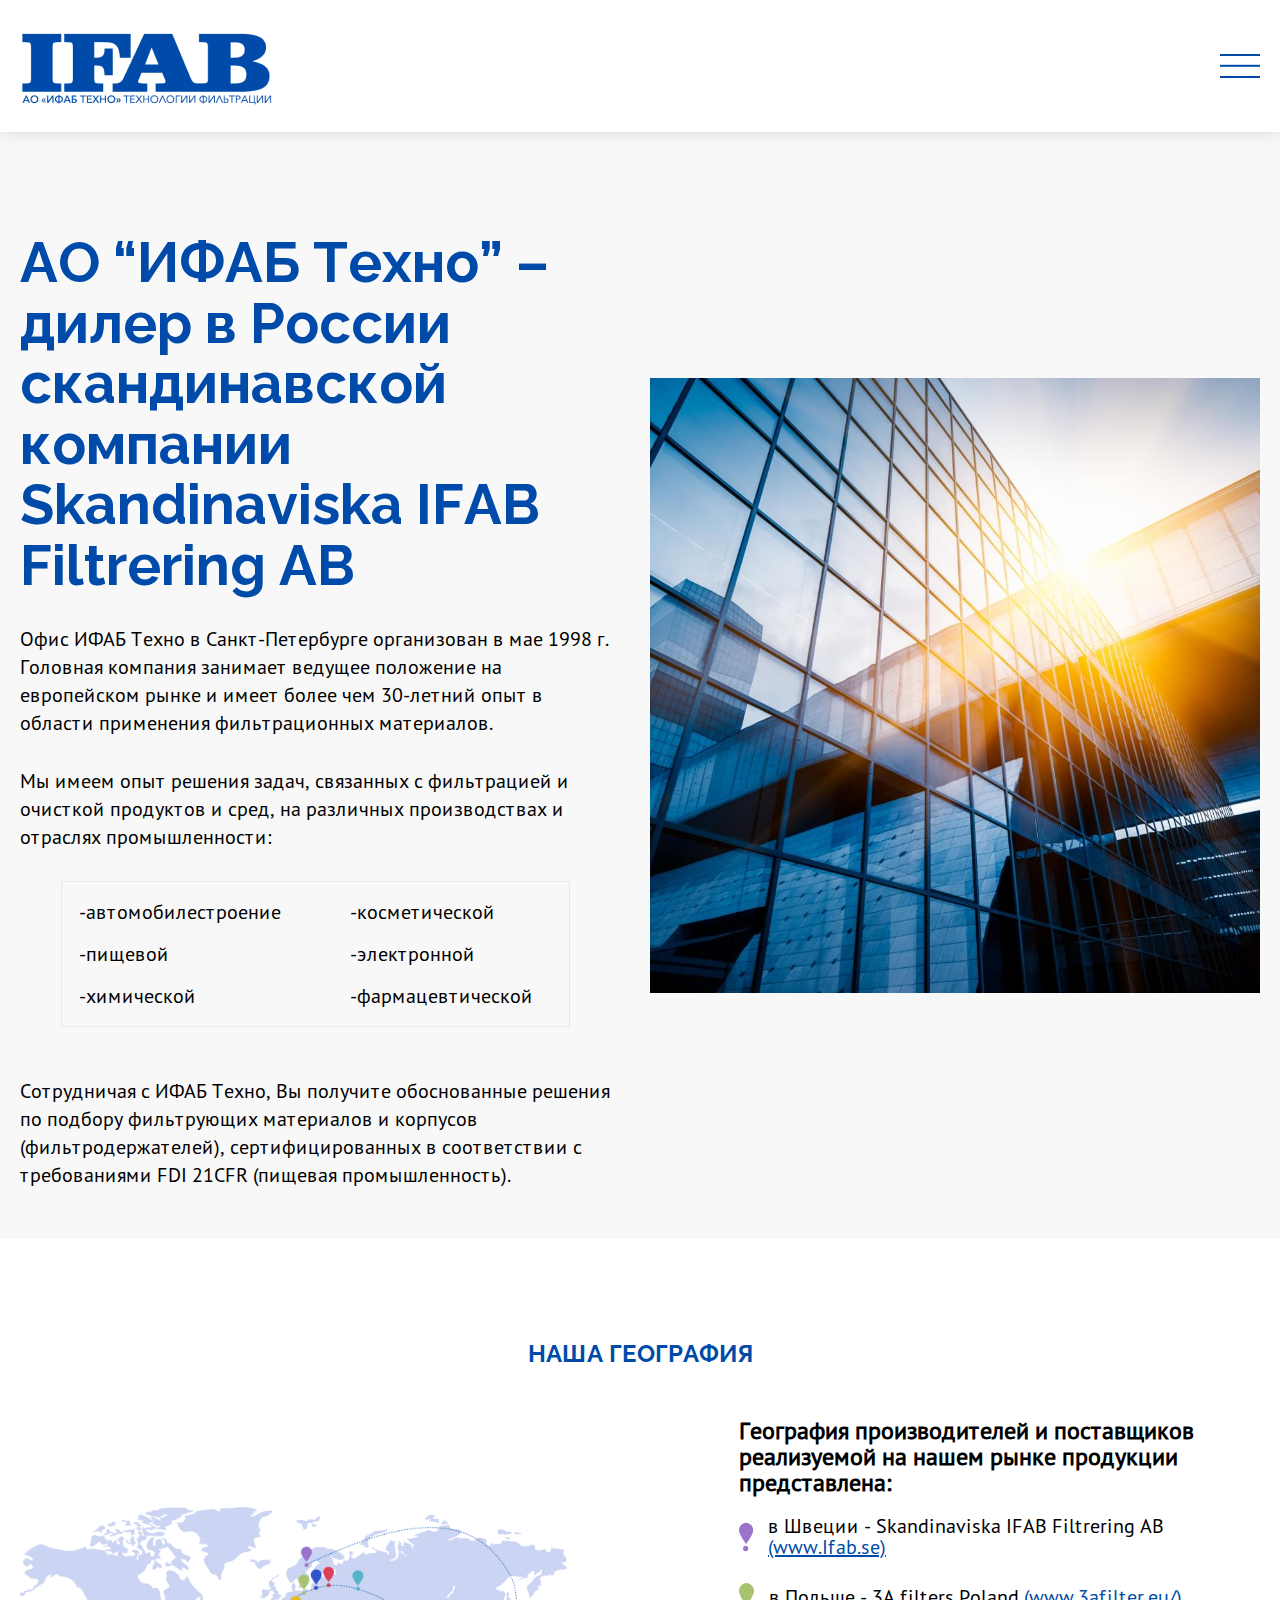
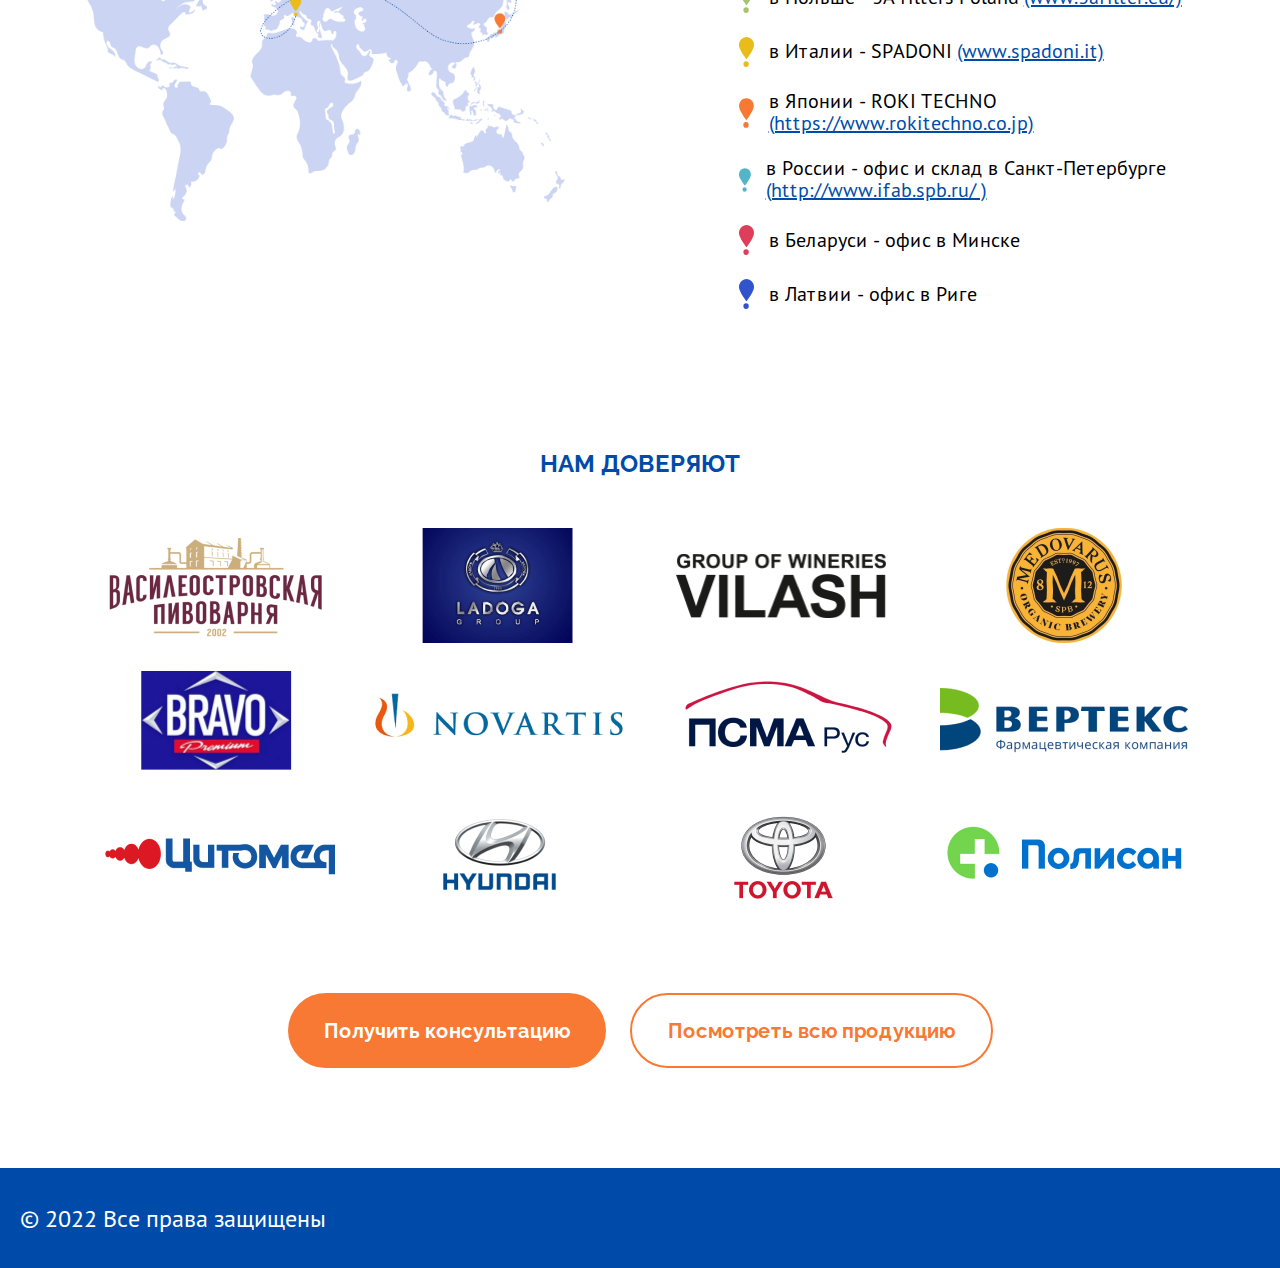
<file: about.html>
<!DOCTYPE html><html lang="ru"><head><meta charset="UTF-8"><meta http-equiv="X-UA-Compatible" content="IE=edge"><meta name="viewport" content="width=device-width, initial-scale=1.0"><link rel="stylesheet" href="css/main.min.css"><title>About</title></head><body><header class="header"><div class="container header__container"><div class="header__wrapper"><a class="header__logo" href="index.html"><img class="header__img" src="img/header/logo.png" alt="Logo"></a><div class="burger"> <div class="burger__icon"> <span class="burger__span"></span></div></div><nav class="header__nav"><ul class="header-nav"><li class="header-nav__item"> <a class="header-nav__link" href="index.html">Главная</a></li><li class="header-nav__item"> <a class="header-nav__link" href="products.html">Продукция</a><button class="header-nav__btn" type="button"></button></li><div class="menu"> <div class="menu__wrapper"><ul class="menu__list"> <li class="menu__item"><a class="menu__link" href="handfilters.html">Рукавные фильтры</a><ul class="menu-sublist"><li class="menu-sublist__item"> <a class="menu-sublist__link" href="single-layer.html">Однослойные</a></li><li class="menu-sublist__item"> <a class="menu-sublist__link" href="#">Многослойные</a></li><li class="menu-sublist__item"> <a class="menu-sublist__link" href="#">С адсорбентом</a></li><li class="menu-sublist__item"> <a class="menu-sublist__link" href="#">Тонкая фильтрация</a></li></ul></li><li class="menu__item"><a class="menu__link" href="#">Филтры-картриджи</a><ul class="menu-sublist"><li class="menu-sublist__item"> <a class="menu-sublist__link" href="#">Поверхностная фильтрация</a></li><li class="menu-sublist__item"> <a class="menu-sublist__link" href="#">Глубинная фильтрация</a></li><li class="menu-sublist__item"> <a class="menu-sublist__link" href="#">Адсорбирующие</a></li></ul></li><li class="menu__item"><a class="menu__link" href="#">Корпусы</a><ul class="menu-sublist"><li class="menu-sublist__item"> <a class="menu-sublist__link" href="#">Корпусы для ЭПФ</a></li><li class="menu-sublist__item"> <a class="menu-sublist__link" href="#">Корпусы для рукавных фильтров</a></li></ul></li><li class="menu__item"><a class="menu__link" href="#">Фильтрующие картоны</a><a class="menu__link" href="#">Адсорбенты</a></li></ul></div></div><li class="header-nav__item header-nav__item--active"><a class="header-nav__link" href="about.html">О нас</a></li><li class="header-nav__item"> <a class="header-nav__link" href="contacts.html">Контакты</a></li><div class="header__back"></div></ul></nav><div class="header-nav__back"> </div></div></div></header><section class="about"> <div class="container"> <div class="about__wrapper"> <div class="about__info"><h1>АО “ИФАБ Техно” – дилер в России скандинавской компании Skandinaviska IFAB Filtrering AB</h1><p> Офис ИФАБ Техно в Санкт-Петербурге организован в мае 1998 г. Головная компания занимает ведущее положение на европейском рынке и имеет более чем 30-летний опыт в области применения фильтрационных материалов.</p><p class="about__text--order--second"> Мы имеем опыт решения задач, связанных с фильтрацией и очисткой продуктов и сред, на различных производствах и отраслях промышленности:</p><div class="about__inner"><ul class="about__table"><li class="about__item">-автомобилестроение</li><li class="about__item">-косметической</li><li class="about__item">-пищевой</li><li class="about__item">-электронной</li><li class="about__item">-химической</li><li class="about__item">-фармацевтической</li></ul></div><p>Сотрудничая с ИФАБ Техно, Вы получите обоснованные решения по подбору фильтрующих материалов и корпусов (фильтродержателей), сертифицированных в соответствии с требованиями FDI 21CFR (пищевая промышленность).</p></div><div class="about__image"> <img class="about__img" src="img/about/image.jpg" alt="image"></div></div></div></section><section class="geo"> <div class="container"><div class="geo__title title">Наша география </div><div class="geo__wrapper"><div class="geo__image"><img class="geo__img" src="img/geo/map.png" alt="map"></div><div class="geo-countries"><h3 class="geo-countries__title">География производителей и поставщиков реализуемой на нашем рынке продукции представлена:</h3><ul class="geo-countries__list"><li class="geo-countries__item"><svg width="15" height="30" viewBox="0 0 15 30" fill="#9C73CC" xmlns="http://www.w3.org/2000/svg"><ellipse cx="7.07641" cy="27.1199" rx="2.69751" ry="2.87969" fill="#9C73CC"></ellipse><path d="M14.9968 8.25026C14.9968 12.6984 7.50359 22.336 7.50359 22.336C7.50359 22.336 0.0034726 12.6984 0.0034726 8.25026C-0.0270788 7.17881 0.144216 6.1117 0.507212 5.11225C0.870208 4.11279 1.41751 3.20132 2.11666 2.43189C2.81581 1.66246 3.65255 1.05074 4.57731 0.632997C5.50206 0.215256 6.49597 0 7.50011 0C8.50425 0 9.49816 0.215256 10.4229 0.632997C11.3477 1.05074 12.1844 1.66246 12.8836 2.43189C13.5827 3.20132 14.13 4.11279 14.493 5.11225C14.856 6.1117 15.0273 7.17881 14.9968 8.25026Z" fill="#9C73CC"></path></svg><p class="geo-countries__text">в Швеции - Skandinaviska IFAB Filtrering AB <a class="geo-countries__link" href="www.Ifab.se" target="_blank">(www.Ifab.se)</a></p></li><li class="geo-countries__item"><svg width="15" height="30" viewBox="0 0 15 30" fill="#A6C36F" xmlns="http://www.w3.org/2000/svg"><ellipse cx="7.07641" cy="27.1199" rx="2.69751" ry="2.87969" fill="#A6C36F"></ellipse><path d="M14.9968 8.25026C14.9968 12.6984 7.50359 22.336 7.50359 22.336C7.50359 22.336 0.0034726 12.6984 0.0034726 8.25026C-0.0270788 7.17881 0.144216 6.1117 0.507212 5.11225C0.870208 4.11279 1.41751 3.20132 2.11666 2.43189C2.81581 1.66246 3.65255 1.05074 4.57731 0.632997C5.50206 0.215256 6.49597 0 7.50011 0C8.50425 0 9.49816 0.215256 10.4229 0.632997C11.3477 1.05074 12.1844 1.66246 12.8836 2.43189C13.5827 3.20132 14.13 4.11279 14.493 5.11225C14.856 6.1117 15.0273 7.17881 14.9968 8.25026Z" fill="#A6C36F"></path></svg><p class="geo-countries__text">в Польше - 3A filters Poland <a class="geo-countries__link" href="www.3afilter.eu/" target="_blank">(www.3afilter.eu/)</a></p></li><li class="geo-countries__item"><svg width="15" height="30" viewBox="0 0 15 30" fill="#E9BC19" xmlns="http://www.w3.org/2000/svg"><ellipse cx="7.07641" cy="27.1199" rx="2.69751" ry="2.87969" fill="#E9BC19"></ellipse><path d="M14.9968 8.25026C14.9968 12.6984 7.50359 22.336 7.50359 22.336C7.50359 22.336 0.0034726 12.6984 0.0034726 8.25026C-0.0270788 7.17881 0.144216 6.1117 0.507212 5.11225C0.870208 4.11279 1.41751 3.20132 2.11666 2.43189C2.81581 1.66246 3.65255 1.05074 4.57731 0.632997C5.50206 0.215256 6.49597 0 7.50011 0C8.50425 0 9.49816 0.215256 10.4229 0.632997C11.3477 1.05074 12.1844 1.66246 12.8836 2.43189C13.5827 3.20132 14.13 4.11279 14.493 5.11225C14.856 6.1117 15.0273 7.17881 14.9968 8.25026Z" fill="#E9BC19"></path></svg><p class="geo-countries__text">в Италии - SPADONI <a class="geo-countries__link" href="www.spadoni.it" target="_blank">(www.spadoni.it)</a></p></li><li class="geo-countries__item"><svg width="15" height="30" viewBox="0 0 15 30" fill="#F87933" xmlns="http://www.w3.org/2000/svg"><ellipse cx="7.07641" cy="27.1199" rx="2.69751" ry="2.87969" fill="#F87933"></ellipse><path d="M14.9968 8.25026C14.9968 12.6984 7.50359 22.336 7.50359 22.336C7.50359 22.336 0.0034726 12.6984 0.0034726 8.25026C-0.0270788 7.17881 0.144216 6.1117 0.507212 5.11225C0.870208 4.11279 1.41751 3.20132 2.11666 2.43189C2.81581 1.66246 3.65255 1.05074 4.57731 0.632997C5.50206 0.215256 6.49597 0 7.50011 0C8.50425 0 9.49816 0.215256 10.4229 0.632997C11.3477 1.05074 12.1844 1.66246 12.8836 2.43189C13.5827 3.20132 14.13 4.11279 14.493 5.11225C14.856 6.1117 15.0273 7.17881 14.9968 8.25026Z" fill="#F87933"></path></svg><p class="geo-countries__text">в Японии - ROKI TECHNO <a class="geo-countries__link" href="https://www.rokitechno.co.jp" target="_blank">(https://www.rokitechno.co.jp)</a></p></li><li class="geo-countries__item"><svg width="15" height="30" viewBox="0 0 15 30" fill="#54B5C9" xmlns="http://www.w3.org/2000/svg"><ellipse cx="7.07641" cy="27.1199" rx="2.69751" ry="2.87969" fill="#54B5C9"></ellipse><path d="M14.9968 8.25026C14.9968 12.6984 7.50359 22.336 7.50359 22.336C7.50359 22.336 0.0034726 12.6984 0.0034726 8.25026C-0.0270788 7.17881 0.144216 6.1117 0.507212 5.11225C0.870208 4.11279 1.41751 3.20132 2.11666 2.43189C2.81581 1.66246 3.65255 1.05074 4.57731 0.632997C5.50206 0.215256 6.49597 0 7.50011 0C8.50425 0 9.49816 0.215256 10.4229 0.632997C11.3477 1.05074 12.1844 1.66246 12.8836 2.43189C13.5827 3.20132 14.13 4.11279 14.493 5.11225C14.856 6.1117 15.0273 7.17881 14.9968 8.25026Z" fill="#54B5C9"></path></svg><p class="geo-countries__text">в России - офис и склад в Санкт-Петербурге <a class="geo-countries__link" href="http://www.ifab.spb.ru/ " target="_blank">(http://www.ifab.spb.ru/ )</a></p></li><li class="geo-countries__item"><svg width="15" height="30" viewBox="0 0 15 30" fill="#DD3E5A" xmlns="http://www.w3.org/2000/svg"><ellipse cx="7.07641" cy="27.1199" rx="2.69751" ry="2.87969" fill="#DD3E5A"></ellipse><path d="M14.9968 8.25026C14.9968 12.6984 7.50359 22.336 7.50359 22.336C7.50359 22.336 0.0034726 12.6984 0.0034726 8.25026C-0.0270788 7.17881 0.144216 6.1117 0.507212 5.11225C0.870208 4.11279 1.41751 3.20132 2.11666 2.43189C2.81581 1.66246 3.65255 1.05074 4.57731 0.632997C5.50206 0.215256 6.49597 0 7.50011 0C8.50425 0 9.49816 0.215256 10.4229 0.632997C11.3477 1.05074 12.1844 1.66246 12.8836 2.43189C13.5827 3.20132 14.13 4.11279 14.493 5.11225C14.856 6.1117 15.0273 7.17881 14.9968 8.25026Z" fill="#DD3E5A"></path></svg><p class="geo-countries__text">в Беларуси - офис в Минске </p></li><li class="geo-countries__item"><svg width="15" height="30" viewBox="0 0 15 30" fill="#3153CB" xmlns="http://www.w3.org/2000/svg"><ellipse cx="7.07641" cy="27.1199" rx="2.69751" ry="2.87969" fill="#3153CB"></ellipse><path d="M14.9968 8.25026C14.9968 12.6984 7.50359 22.336 7.50359 22.336C7.50359 22.336 0.0034726 12.6984 0.0034726 8.25026C-0.0270788 7.17881 0.144216 6.1117 0.507212 5.11225C0.870208 4.11279 1.41751 3.20132 2.11666 2.43189C2.81581 1.66246 3.65255 1.05074 4.57731 0.632997C5.50206 0.215256 6.49597 0 7.50011 0C8.50425 0 9.49816 0.215256 10.4229 0.632997C11.3477 1.05074 12.1844 1.66246 12.8836 2.43189C13.5827 3.20132 14.13 4.11279 14.493 5.11225C14.856 6.1117 15.0273 7.17881 14.9968 8.25026Z" fill="#3153CB"></path></svg><p class="geo-countries__text">в Латвии - офис в Риге </p></li></ul></div></div></div></section><section class="companies"><div class="container"> <div class="companies__title title">Нам доверяют</div><ul class="companies__list"><li class="companies__item"> <img class="companies__img" src="img/companies/logo1.png" alt="logo1.png"></li><li class="companies__item"> <img class="companies__img" src="img/companies/logo2.png" alt="logo2.png"></li><li class="companies__item"> <img class="companies__img" src="img/companies/logo3.png" alt="logo3.png"></li><li class="companies__item"> <img class="companies__img" src="img/companies/logo4.png" alt="logo4.png"></li><li class="companies__item"> <img class="companies__img" src="img/companies/logo5.png" alt="logo5.png"></li><li class="companies__item"> <img class="companies__img" src="img/companies/logo6.png" alt="logo6.png"></li><li class="companies__item"> <img class="companies__img" src="img/companies/logo7.png" alt="logo7.png"></li><li class="companies__item"> <img class="companies__img" src="img/companies/logo8.png" alt="logo8.png"></li><li class="companies__item"> <img class="companies__img" src="img/companies/logo9.png" alt="logo9.png"></li><li class="companies__item"> <img class="companies__img" src="img/companies/logo10.png" alt="logo10.png"></li><li class="companies__item"> <img class="companies__img" src="img/companies/logo11.png" alt="logo11.png"></li><li class="companies__item"> <img class="companies__img" src="img/companies/logo12.png" alt="logo12.png"></li></ul></div></section><section class="about-btns"><div class="container"><div class="about-btns__wrapper"> <button class="about-btns__btn about-btns__consult" type="button">Получить консультацию</button><a class="about-btns__link about-btns__btn" href="#">Посмотреть всю продукцию</a></div></div></section><footer class="footer"><div class="container"><p class="footer__text">© 2022 Все права защищены</p></div></footer></body><script src="js/main.js"></script></html>
</file>
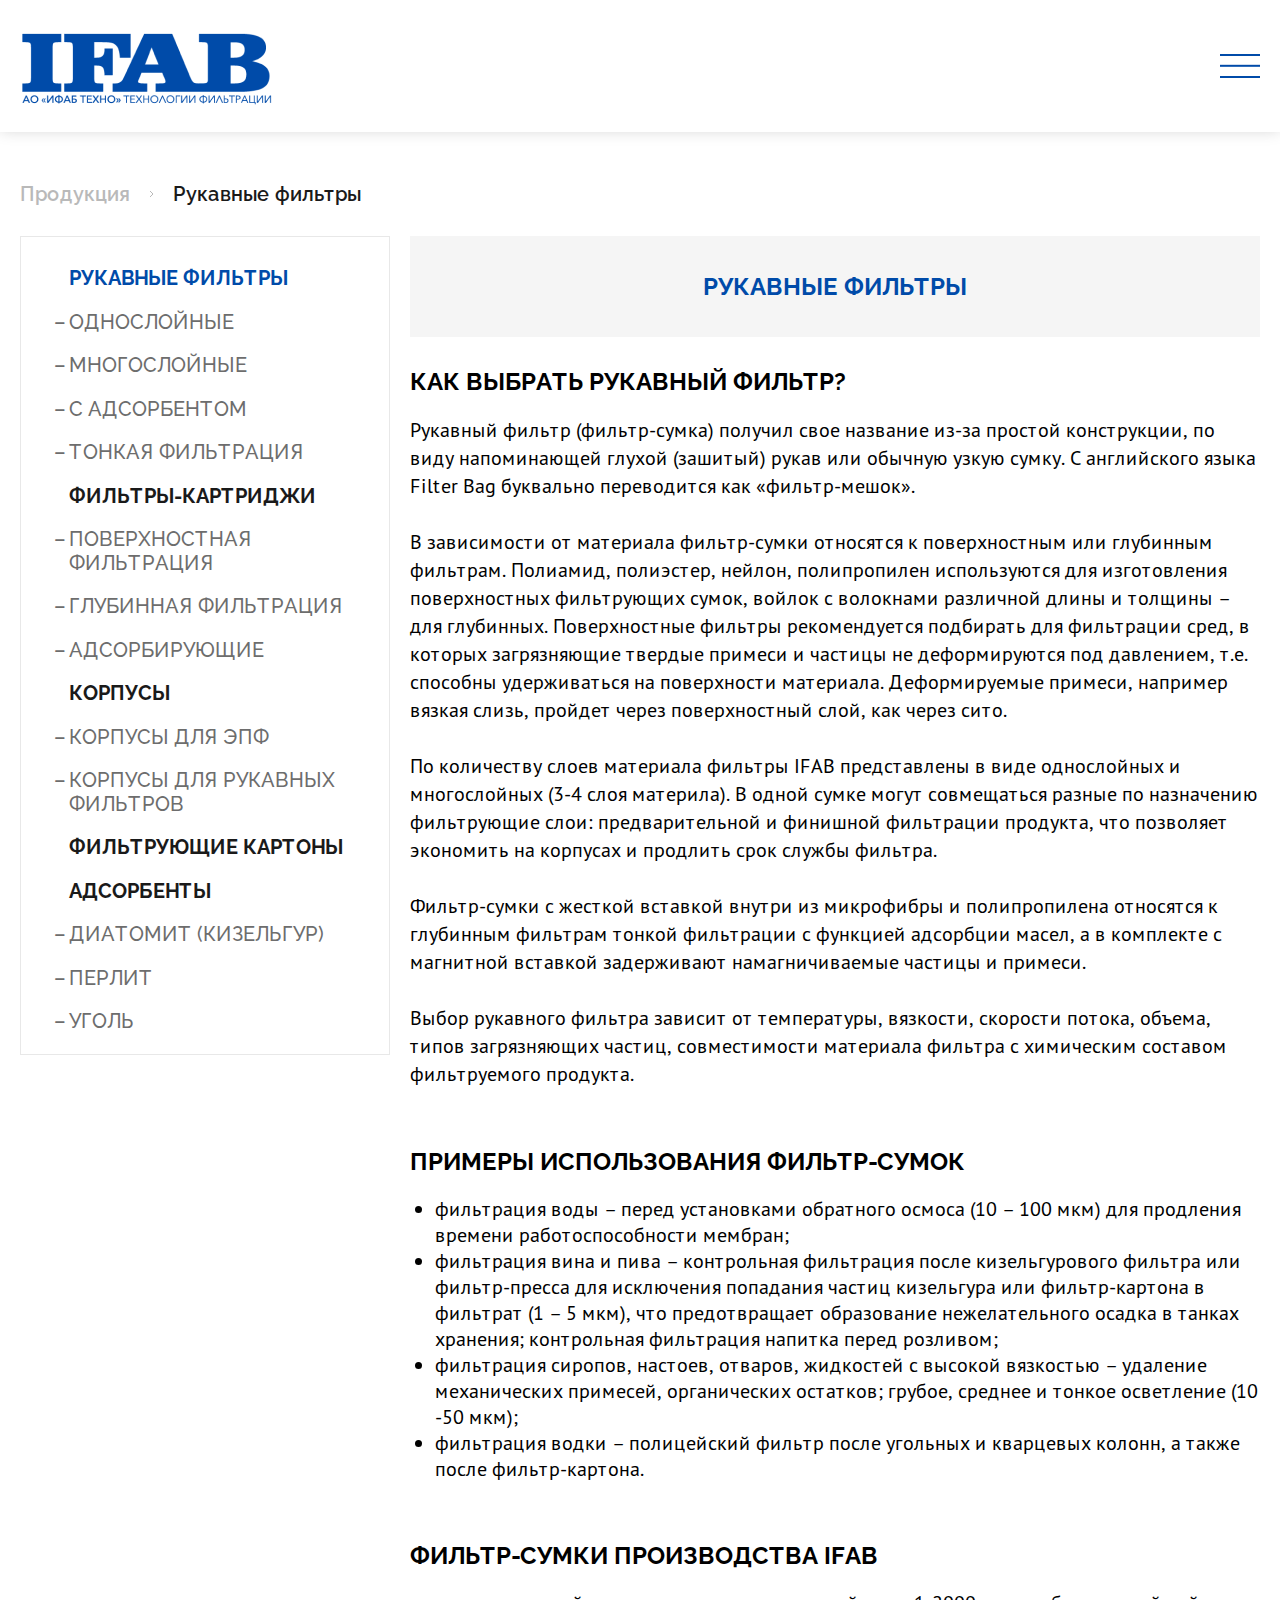
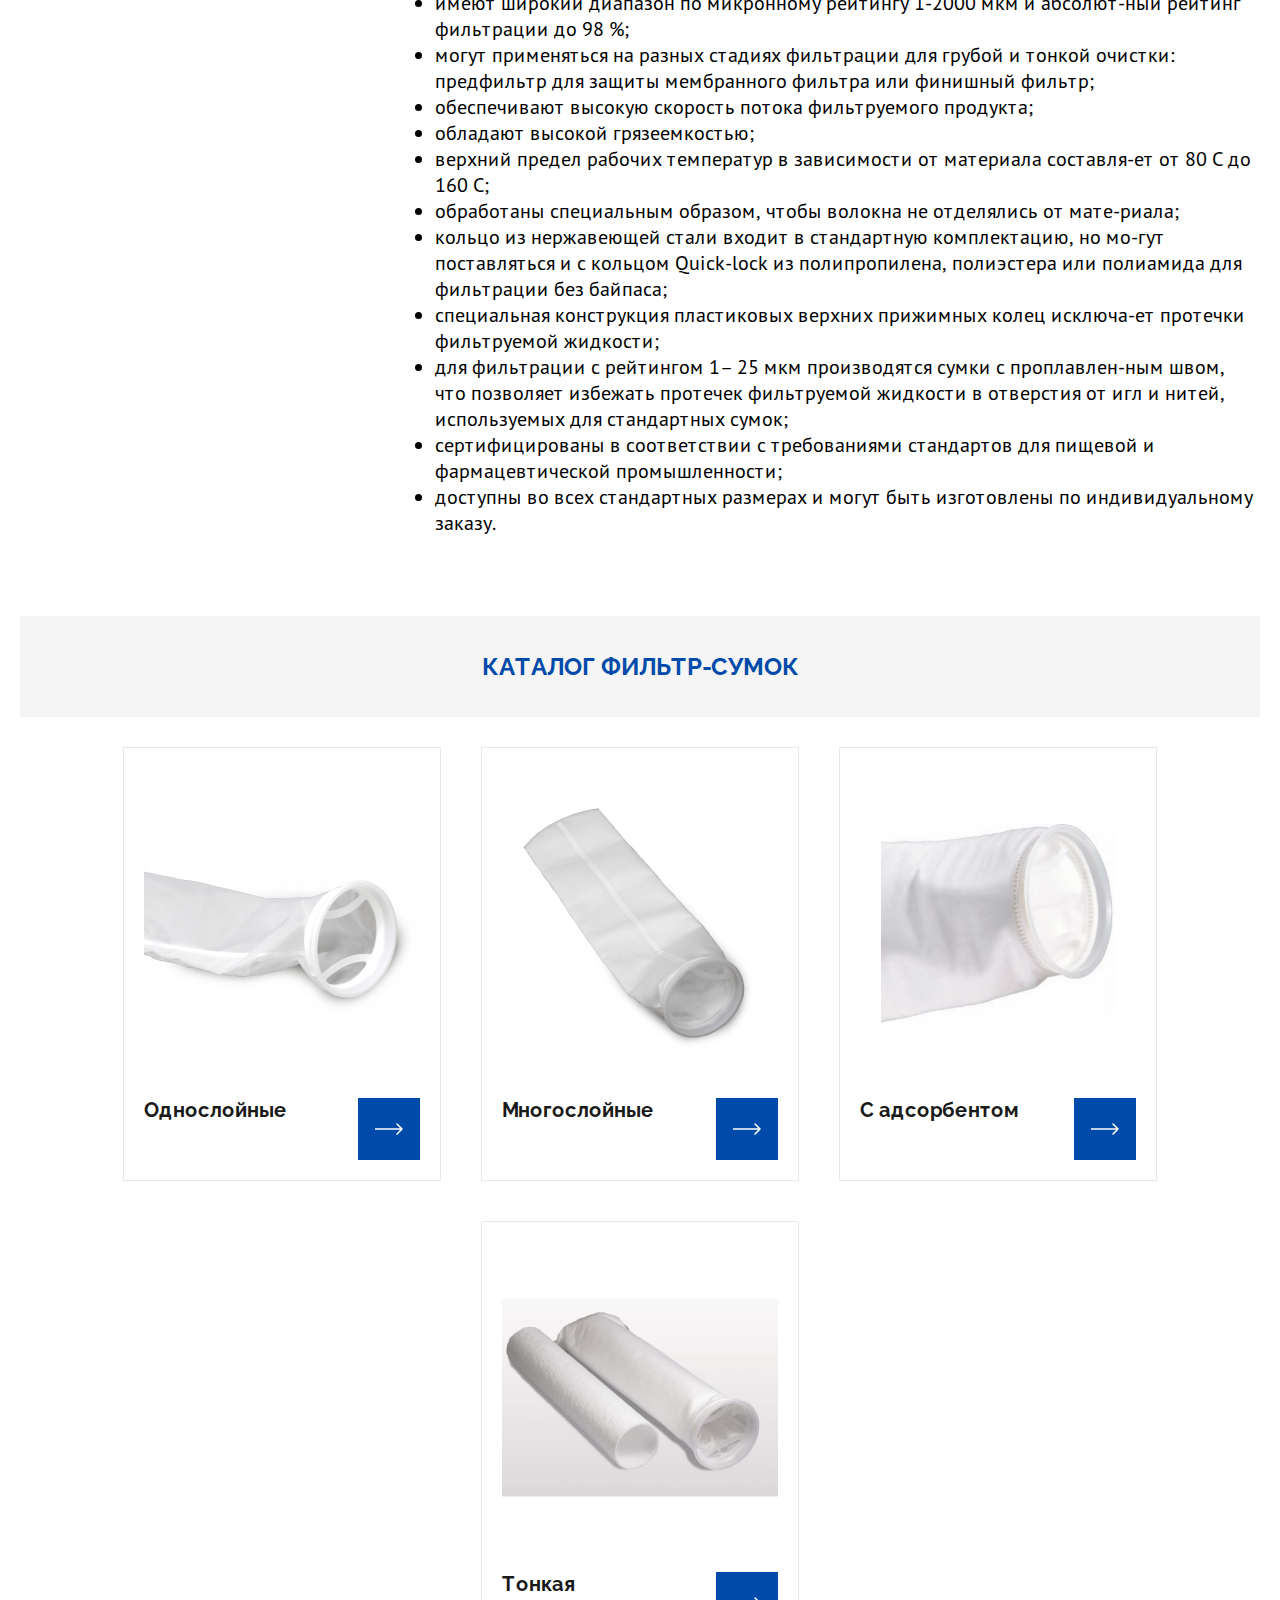
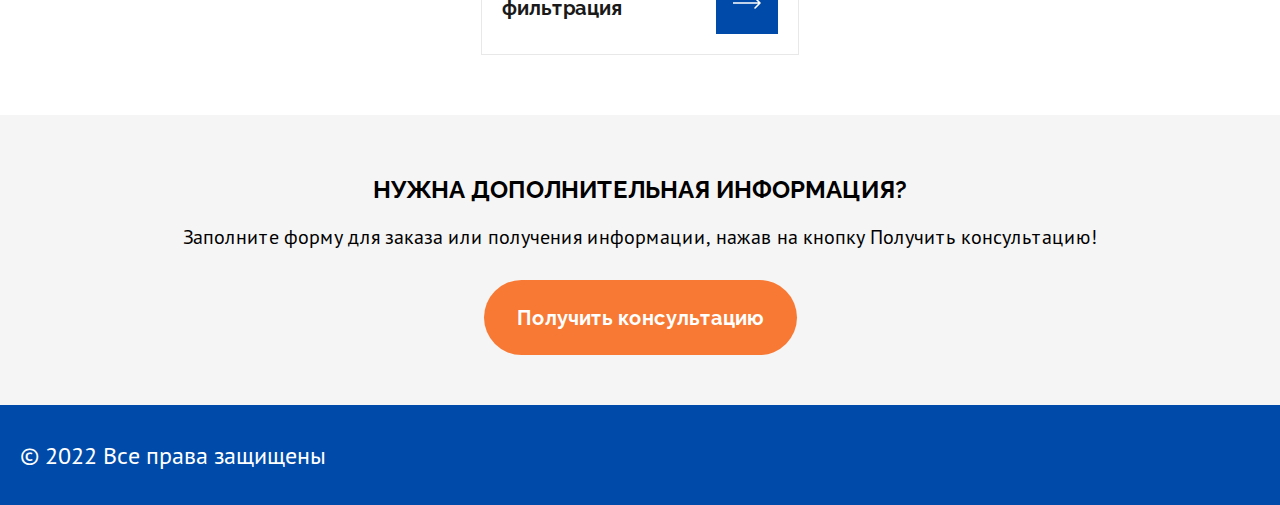
<file: handfilters.html>
<!DOCTYPE html><html lang="ru"><head><meta charset="UTF-8"><meta http-equiv="X-UA-Compatible" content="IE=edge"><meta name="viewport" content="width=device-width, initial-scale=1.0"><link rel="stylesheet" href="css/main.min.css"><title>Handfilters</title></head><body><header class="header"><div class="container header__container"><div class="header__wrapper"><a class="header__logo" href="index.html"><img class="header__img" src="img/header/logo.png" alt="Logo"></a><div class="burger"> <div class="burger__icon"> <span class="burger__span"></span></div></div><nav class="header__nav"><ul class="header-nav"><li class="header-nav__item"> <a class="header-nav__link" href="index.html">Главная</a></li><li class="header-nav__item header-nav__item--active"><a class="header-nav__link" href="products.html">Продукция</a><button class="header-nav__btn" type="button"></button></li><div class="menu"> <div class="menu__wrapper"><ul class="menu__list"> <li class="menu__item"><a class="menu__link" href="handfilters.html">Рукавные фильтры</a><ul class="menu-sublist"><li class="menu-sublist__item"> <a class="menu-sublist__link" href="single-layer.html">Однослойные</a></li><li class="menu-sublist__item"> <a class="menu-sublist__link" href="#">Многослойные</a></li><li class="menu-sublist__item"> <a class="menu-sublist__link" href="#">С адсорбентом</a></li><li class="menu-sublist__item"> <a class="menu-sublist__link" href="#">Тонкая фильтрация</a></li></ul></li><li class="menu__item"><a class="menu__link" href="#">Филтры-картриджи</a><ul class="menu-sublist"><li class="menu-sublist__item"> <a class="menu-sublist__link" href="#">Поверхностная фильтрация</a></li><li class="menu-sublist__item"> <a class="menu-sublist__link" href="#">Глубинная фильтрация</a></li><li class="menu-sublist__item"> <a class="menu-sublist__link" href="#">Адсорбирующие</a></li></ul></li><li class="menu__item"><a class="menu__link" href="#">Корпусы</a><ul class="menu-sublist"><li class="menu-sublist__item"> <a class="menu-sublist__link" href="#">Корпусы для ЭПФ</a></li><li class="menu-sublist__item"> <a class="menu-sublist__link" href="#">Корпусы для рукавных фильтров</a></li></ul></li><li class="menu__item"><a class="menu__link" href="#">Фильтрующие картоны</a><a class="menu__link" href="#">Адсорбенты</a></li></ul></div></div><li class="header-nav__item"> <a class="header-nav__link" href="about.html">О нас</a></li><li class="header-nav__item"> <a class="header-nav__link" href="contacts.html">Контакты</a></li><div class="header__back"></div></ul></nav><div class="header-nav__back"> </div></div></div></header><section class="bread"> <div class="container"><ul class="bread__list"> <li class="bread__item"> <a class="bread__link" href="products.html">Продукция</a></li><li class="bread__item"> <a class="bread__link" href="handfilters.html">Рукавные фильтры</a></li></ul></div></section><section class="page"><div class="container"><div class="page__wrapper"> <aside class="aside"><ul class="aside__list"><li class="aside__item"><a class="aside__link aside__link--active" href="handfilters.html">Рукавные фильтры</a><ul class="aside-sublist"><li class="aside-sublist__item"><a class="aside-sublist__link" href="single-layer.html">Однослойные</a></li><li class="aside-sublist__item"><a class="aside-sublist__link" href="#">Многослойные</a></li><li class="aside-sublist__item"><a class="aside-sublist__link" href="#">С адсорбентом</a></li><li class="aside-sublist__item"><a class="aside-sublist__link" href="#">Тонкая фильтрация</a></li></ul></li><li class="aside__item"><a class="aside__link" href="#">Фильтры-картриджи</a><ul class="aside-sublist"><li class="aside-sublist__item"><a class="aside-sublist__link" href="#">Поверхностная фильтрация</a></li><li class="aside-sublist__item"><a class="aside-sublist__link" href="#">Глубинная фильтрация</a></li><li class="aside-sublist__item"><a class="aside-sublist__link" href="#">Адсорбирующие</a></li></ul></li><li class="aside__item"><a class="aside__link" href="#">Корпусы</a><ul class="aside-sublist"><li class="aside-sublist__item"><a class="aside-sublist__link" href="#">Корпусы для ЭПФ</a></li><li class="aside-sublist__item"><a class="aside-sublist__link" href="#">Корпусы для рукавных фильтров</a></li></ul></li><li class="aside__item"><a class="aside__link" href="#">Фильтрующие картоны</a></li><li class="aside__item"><a class="aside__link" href="#">Адсорбенты</a><ul class="aside-sublist"><li class="aside-sublist__item"><a class="aside-sublist__link" href="#">Диатомит (Кизельгур)</a></li><li class="aside-sublist__item"><a class="aside-sublist__link" href="#">Перлит</a></li><li class="aside-sublist__item"><a class="aside-sublist__link" href="#">Уголь</a></li></ul></li></ul></aside><div class="handfilters"><h1 class="handfilters__title">Рукавные фильтры</h1><h2 class="handfilters__subtitle handfilters-choose">Как выбрать рукавный фильтр?</h2><ul class="handfilters-choose__list"><li class="handfilters-choose__item">Рукавный фильтр (фильтр-сумка) получил свое название из-за простой конструкции, по виду напоминающей глухой (зашитый) рукав или обычную узкую сумку. С английского языка Filter Bag буквально переводится как «фильтр-мешок».</li><li class="handfilters-choose__item">В зависимости от материала фильтр-сумки относятся к поверхностным или глубинным фильтрам. Полиамид, полиэстер, нейлон, полипропилен используются для изготовления поверхностных фильтрующих сумок, войлок с волокнами различной длины и толщины – для глубинных. Поверхностные фильтры рекомендуется подбирать для фильтрации сред, в которых загрязняющие твердые примеси и частицы не деформируются под давлением, т.е. способны удерживаться на поверхности материала.  Деформируемые примеси, например вязкая слизь, пройдет через поверхностный слой, как через сито.</li><li class="handfilters-choose__item">По количеству слоев материала фильтры IFAB представлены в виде однослойных и многослойных (3-4 слоя материла). В одной сумке могут совмещаться разные по назначению фильтрующие слои: предварительной и финишной фильтрации продукта, что позволяет экономить на корпусах и продлить срок службы фильтра.</li><li class="handfilters-choose__item">Фильтр-сумки с жесткой вставкой внутри из микрофибры и полипропилена относятся к глубинным фильтрам тонкой фильтрации с функцией адсорбции масел, а в комплекте с магнитной вставкой задерживают намагничиваемые частицы и примеси.</li><li class="handfilters-choose__item">Выбор рукавного фильтра зависит от температуры, вязкости, скорости потока, объема, типов загрязняющих частиц, совместимости материала фильтра с химическим составом фильтруемого продукта.</li></ul><h2 class="handfilters__subtitle handfilters-examples">Примеры использования фильтр-сумок </h2><ul class="handfilters-examples__list"><li class="handfilters-examples__item">фильтрация воды – перед установками обратного осмоса (10 – 100 мкм) для продления времени работоспособности мембран;</li><li class="handfilters-examples__item">фильтрация вина и пива – контрольная фильтрация после кизельгурового фильтра или фильтр-пресса для исключения попадания частиц кизельгура или фильтр-картона в фильтрат (1 – 5 мкм), что предотвращает образование нежелательного осадка в танках хранения; контрольная фильтрация напитка перед розливом;</li><li class="handfilters-examples__item">фильтрация сиропов, настоев, отваров, жидкостей с высокой вязкостью – удаление механических примесей, органических остатков; грубое, среднее и тонкое осветление (10 -50 мкм);</li><li class="handfilters-examples__item">фильтрация водки – полицейский фильтр после угольных и кварцевых колонн, а также после фильтр-картона.</li></ul><h2 class="handfilters-specs handfilters__subtitle">Фильтр-сумки производства IFAB</h2><ul class="handfilters-specs__list"><li class="handfilters-specs__item">имеют широкий диапазон по микронному рейтингу 1-2000 мкм и абсолют-ный рейтинг фильтрации до 98 %;</li><li class="handfilters-specs__item">могут применяться на разных стадиях фильтрации для грубой и тонкой очистки: предфильтр для защиты мембранного фильтра или финишный фильтр;</li><li class="handfilters-specs__item">обеспечивают высокую скорость потока фильтруемого продукта;</li><li class="handfilters-specs__item">обладают высокой грязеемкостью;</li><li class="handfilters-specs__item">верхний предел рабочих температур в зависимости от материала cоставля-ет от 80 С до 160 С;</li><li class="handfilters-specs__item">обработаны специальным образом, чтобы волокна не отделялись от мате-риала;</li><li class="handfilters-specs__item">кольцо из нержавеющей стали входит в стандартную комплектацию, но мо-гут поставляться и с кольцом Quick-lock из полипропилена, полиэстера или полиамида для фильтрации без байпаса;</li><li class="handfilters-specs__item">специальная конструкция пластиковых верхних прижимных колец исключа-ет протечки фильтруемой жидкости;</li><li class="handfilters-specs__item">для фильтрации с рейтингом 1– 25 мкм производятся сумки с проплавлен-ным швом, что позволяет избежать протечек фильтруемой жидкости в отверстия от игл и нитей, используемых для стандартных сумок;</li><li class="handfilters-specs__item">сертифицированы в соответствии с требованиями стандартов для пищевой и фармацевтической промышленности;</li><li class="handfilters-specs__item">доступны во всех стандартных размерах и могут быть изготовлены по индивидуальному заказу.</li></ul></div></div></div></section><section class="page-catalog"><div class="container"> <div class="page-catalog__title">каталог фильтр-сумок</div><ul class="page-catalog__wrapper"><li class="catalog-cell"><a class="catalog-cell__href" href="single-layer.html"><div class="catalog-cell__img"><img src="img/catalog/../handfilters/1.png" alt="../handfilters/1.png"></div><div class="catalog-cell__inner"> <p class="catalog-cell__name">Однослойные</p><a class="catalog-cell__link" href="single-layer.html"> </a></div></a></li><li class="catalog-cell"><a class="catalog-cell__href" href=""><div class="catalog-cell__img"><img src="img/catalog/../handfilters/2.png" alt="../handfilters/2.png"></div><div class="catalog-cell__inner"> <p class="catalog-cell__name">Многослойные</p><a class="catalog-cell__link" href=""> </a></div></a></li><li class="catalog-cell"><a class="catalog-cell__href" href=""><div class="catalog-cell__img"><img src="img/catalog/../handfilters/3.png" alt="../handfilters/3.png"></div><div class="catalog-cell__inner"> <p class="catalog-cell__name">С адсорбентом</p><a class="catalog-cell__link" href=""> </a></div></a></li><li class="catalog-cell"><a class="catalog-cell__href" href=""><div class="catalog-cell__img"><img src="img/catalog/../handfilters/4.png" alt="../handfilters/4.png"></div><div class="catalog-cell__inner"> <p class="catalog-cell__name">Тонкая фильтрация</p><a class="catalog-cell__link" href=""> </a></div></a></li></ul></div></section><section class="additional-info"><div class="container"> <h2 class="additional-info__title">Нужна дополнительная информация?</h2><p class="additional-info__text">Заполните форму для заказа или получения информации, нажав на кнопку Получить консультацию!</p><div class="additional-info__button"><button class="additional-info__btn" type="button">Получить консультацию </button></div></div></section><footer class="footer"><div class="container"><p class="footer__text">© 2022 Все права защищены</p></div></footer></body><script src="js/main.js"></script></html>
</file>
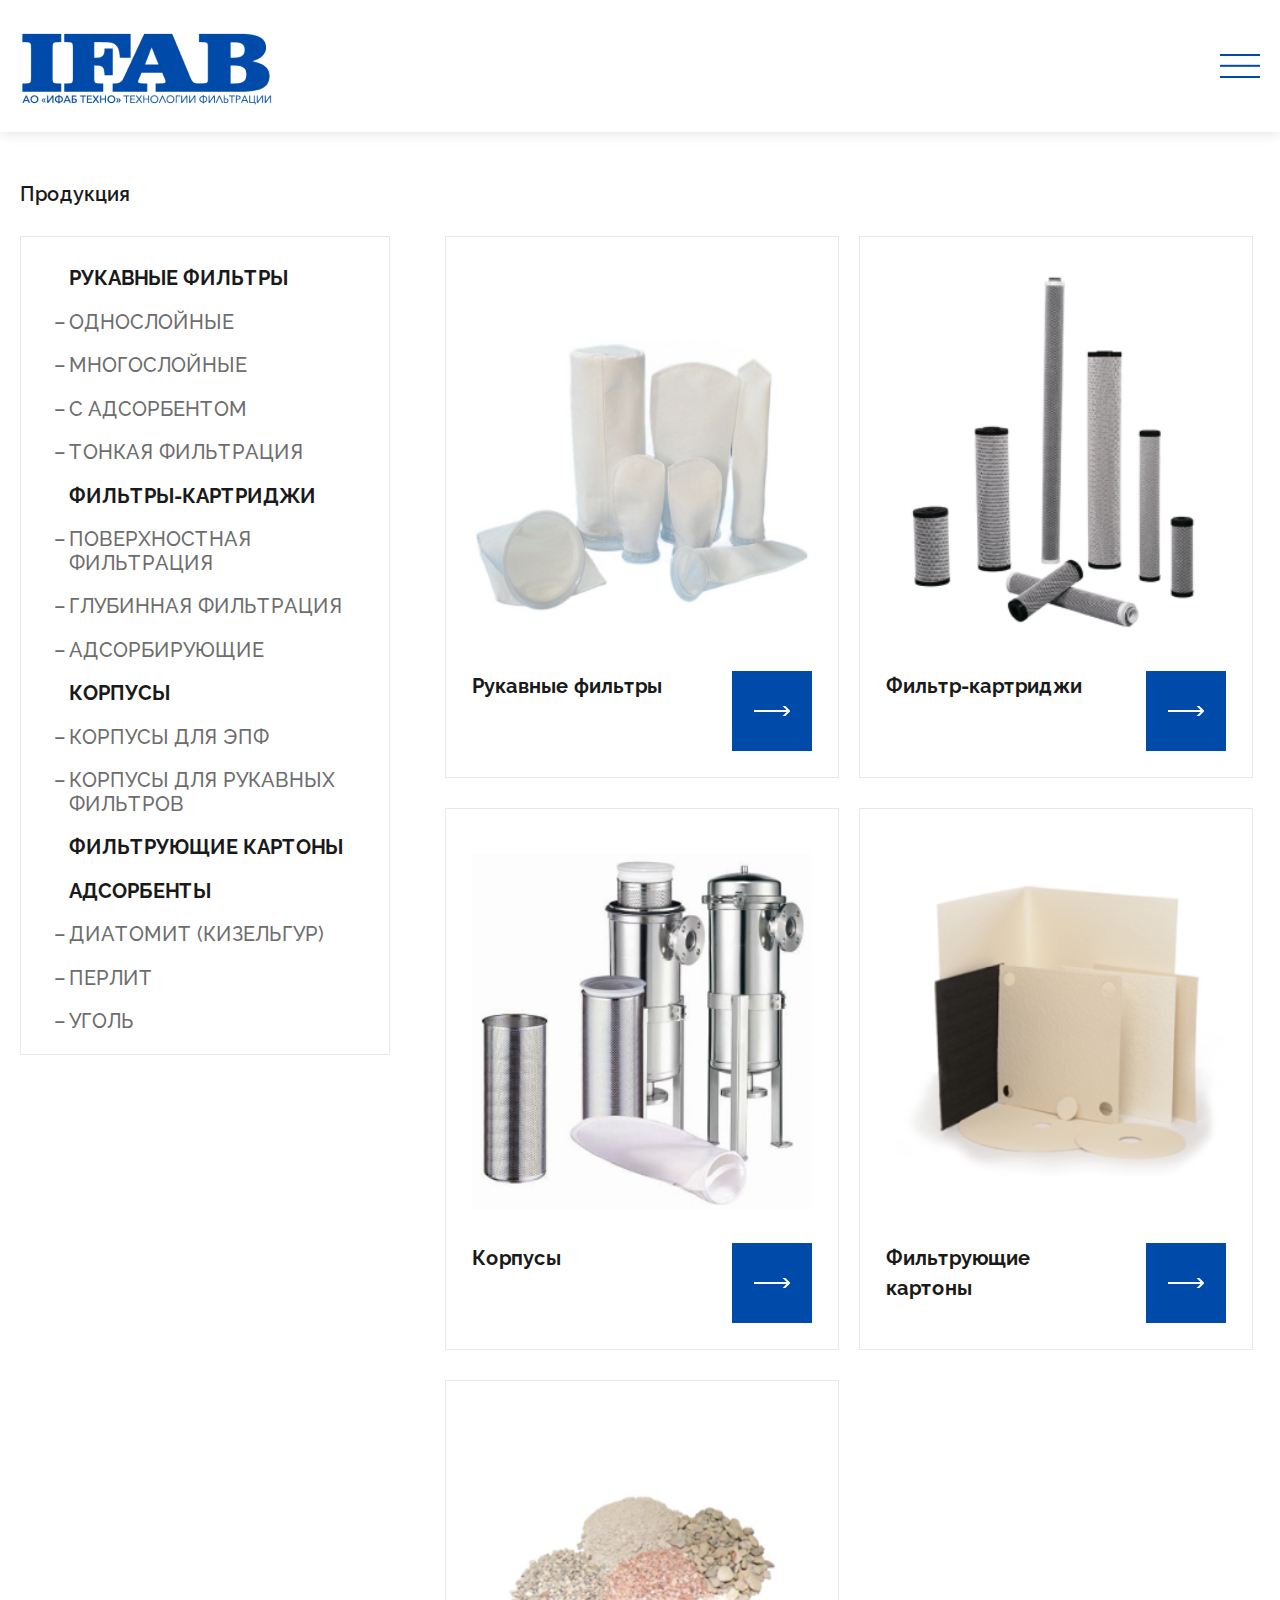
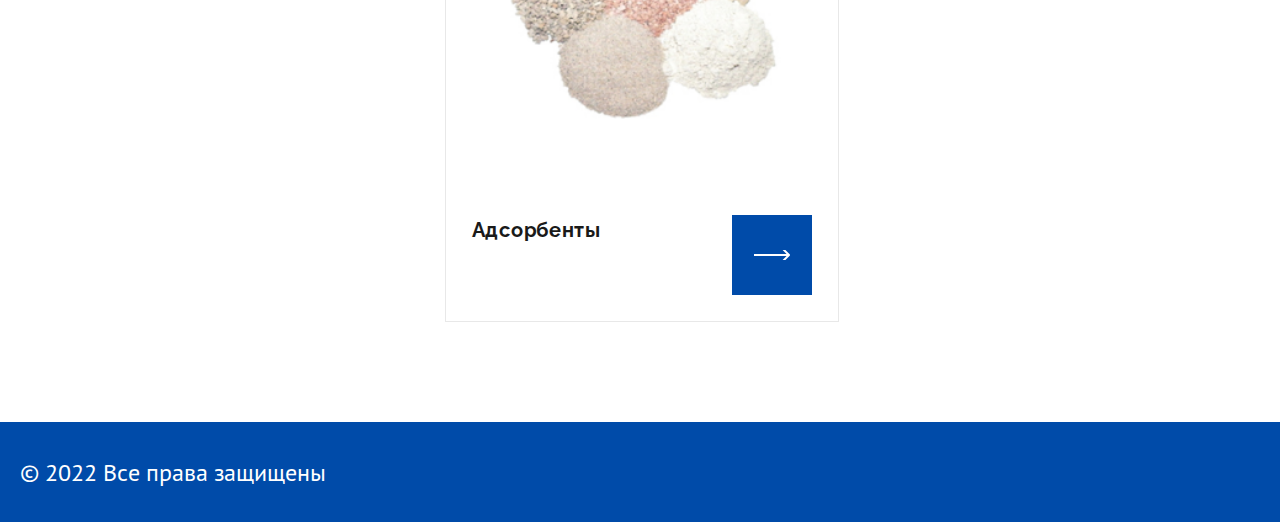
<file: products.html>
<!DOCTYPE html><html lang="ru"><head><meta charset="UTF-8"><meta http-equiv="X-UA-Compatible" content="IE=edge"><meta name="viewport" content="width=device-width, initial-scale=1.0"><link rel="stylesheet" href="css/main.min.css"><title>Products</title></head><body><header class="header"><div class="container header__container"><div class="header__wrapper"><a class="header__logo" href="index.html"><img class="header__img" src="img/header/logo.png" alt="Logo"></a><div class="burger"> <div class="burger__icon"> <span class="burger__span"></span></div></div><nav class="header__nav"><ul class="header-nav"><li class="header-nav__item"> <a class="header-nav__link" href="index.html">Главная</a></li><li class="header-nav__item header-nav__item--active"><a class="header-nav__link" href="products.html">Продукция</a><button class="header-nav__btn" type="button"></button></li><div class="menu"> <div class="menu__wrapper"><ul class="menu__list"> <li class="menu__item"><a class="menu__link" href="handfilters.html">Рукавные фильтры</a><ul class="menu-sublist"><li class="menu-sublist__item"> <a class="menu-sublist__link" href="single-layer.html">Однослойные</a></li><li class="menu-sublist__item"> <a class="menu-sublist__link" href="#">Многослойные</a></li><li class="menu-sublist__item"> <a class="menu-sublist__link" href="#">С адсорбентом</a></li><li class="menu-sublist__item"> <a class="menu-sublist__link" href="#">Тонкая фильтрация</a></li></ul></li><li class="menu__item"><a class="menu__link" href="#">Филтры-картриджи</a><ul class="menu-sublist"><li class="menu-sublist__item"> <a class="menu-sublist__link" href="#">Поверхностная фильтрация</a></li><li class="menu-sublist__item"> <a class="menu-sublist__link" href="#">Глубинная фильтрация</a></li><li class="menu-sublist__item"> <a class="menu-sublist__link" href="#">Адсорбирующие</a></li></ul></li><li class="menu__item"><a class="menu__link" href="#">Корпусы</a><ul class="menu-sublist"><li class="menu-sublist__item"> <a class="menu-sublist__link" href="#">Корпусы для ЭПФ</a></li><li class="menu-sublist__item"> <a class="menu-sublist__link" href="#">Корпусы для рукавных фильтров</a></li></ul></li><li class="menu__item"><a class="menu__link" href="#">Фильтрующие картоны</a><a class="menu__link" href="#">Адсорбенты</a></li></ul></div></div><li class="header-nav__item"> <a class="header-nav__link" href="about.html">О нас</a></li><li class="header-nav__item"> <a class="header-nav__link" href="contacts.html">Контакты</a></li><div class="header__back"></div></ul></nav><div class="header-nav__back"> </div></div></div></header><section class="bread"> <div class="container"><ul class="bread__list"> <li class="bread__item"> <a class="bread__link" href="products.html">Продукция</a></li></ul></div></section><section class="products"><div class="container"><div class="products__wrapper"> <aside class="aside"><ul class="aside__list"><li class="aside__item"><a class="aside__link" href="handfilters.html">Рукавные фильтры</a><ul class="aside-sublist"><li class="aside-sublist__item"><a class="aside-sublist__link" href="single-layer.html">Однослойные</a></li><li class="aside-sublist__item"><a class="aside-sublist__link" href="#">Многослойные</a></li><li class="aside-sublist__item"><a class="aside-sublist__link" href="#">С адсорбентом</a></li><li class="aside-sublist__item"><a class="aside-sublist__link" href="#">Тонкая фильтрация</a></li></ul></li><li class="aside__item"><a class="aside__link" href="#">Фильтры-картриджи</a><ul class="aside-sublist"><li class="aside-sublist__item"><a class="aside-sublist__link" href="#">Поверхностная фильтрация</a></li><li class="aside-sublist__item"><a class="aside-sublist__link" href="#">Глубинная фильтрация</a></li><li class="aside-sublist__item"><a class="aside-sublist__link" href="#">Адсорбирующие</a></li></ul></li><li class="aside__item"><a class="aside__link" href="#">Корпусы</a><ul class="aside-sublist"><li class="aside-sublist__item"><a class="aside-sublist__link" href="#">Корпусы для ЭПФ</a></li><li class="aside-sublist__item"><a class="aside-sublist__link" href="#">Корпусы для рукавных фильтров</a></li></ul></li><li class="aside__item"><a class="aside__link" href="#">Фильтрующие картоны</a></li><li class="aside__item"><a class="aside__link" href="#">Адсорбенты</a><ul class="aside-sublist"><li class="aside-sublist__item"><a class="aside-sublist__link" href="#">Диатомит (Кизельгур)</a></li><li class="aside-sublist__item"><a class="aside-sublist__link" href="#">Перлит</a></li><li class="aside-sublist__item"><a class="aside-sublist__link" href="#">Уголь</a></li></ul></li></ul></aside><ul class="products__list"><li class="products-cell"><a href="handfilters.html"><div class="products-cell__image"> <img class="products-cell__img" src="img/catalog/1.png" alt="1.png"></div><div class="products-cell__inner"> <p class="products-cell__name">Рукавные фильтры</p><a class="products-cell__link" href="handfilters.html"></a></div></a></li><li class="products-cell"><a><div class="products-cell__image"> <img class="products-cell__img" src="img/catalog/2.png" alt="2.png"></div><div class="products-cell__inner"> <p class="products-cell__name">Фильтр-картриджи</p><a class="products-cell__link"></a></div></a></li><li class="products-cell"><a><div class="products-cell__image"> <img class="products-cell__img" src="img/catalog/3.png" alt="3.png"></div><div class="products-cell__inner"> <p class="products-cell__name">Корпусы</p><a class="products-cell__link"></a></div></a></li><li class="products-cell"><a><div class="products-cell__image"> <img class="products-cell__img" src="img/catalog/4.png" alt="4.png"></div><div class="products-cell__inner"> <p class="products-cell__name">Фильтрующие картоны</p><a class="products-cell__link"></a></div></a></li><li class="products-cell"><a><div class="products-cell__image"> <img class="products-cell__img" src="img/catalog/5.png" alt="5.png"></div><div class="products-cell__inner"> <p class="products-cell__name">Адсорбенты</p><a class="products-cell__link"></a></div></a></li></ul></div></div></section><footer class="footer"><div class="container"><p class="footer__text">© 2022 Все права защищены</p></div></footer></body><script src="js/main.js"></script></html>
</file>
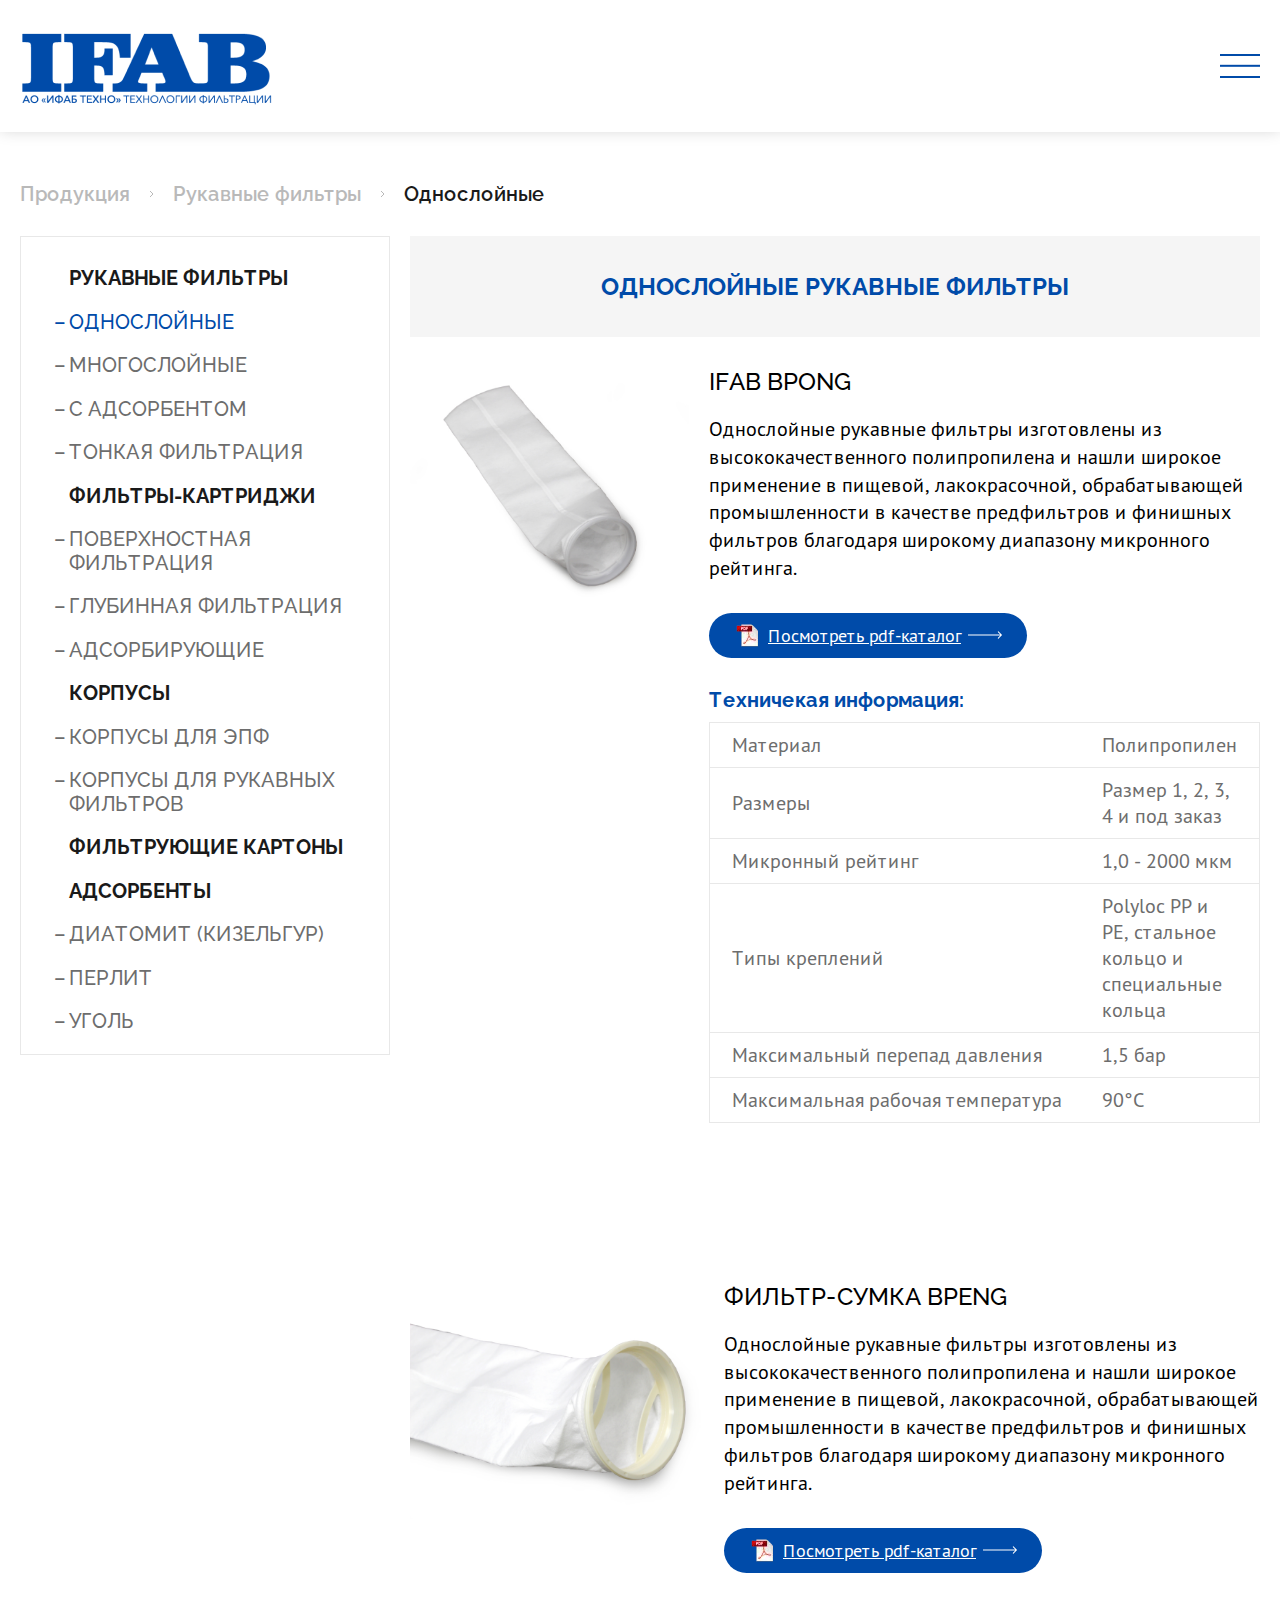
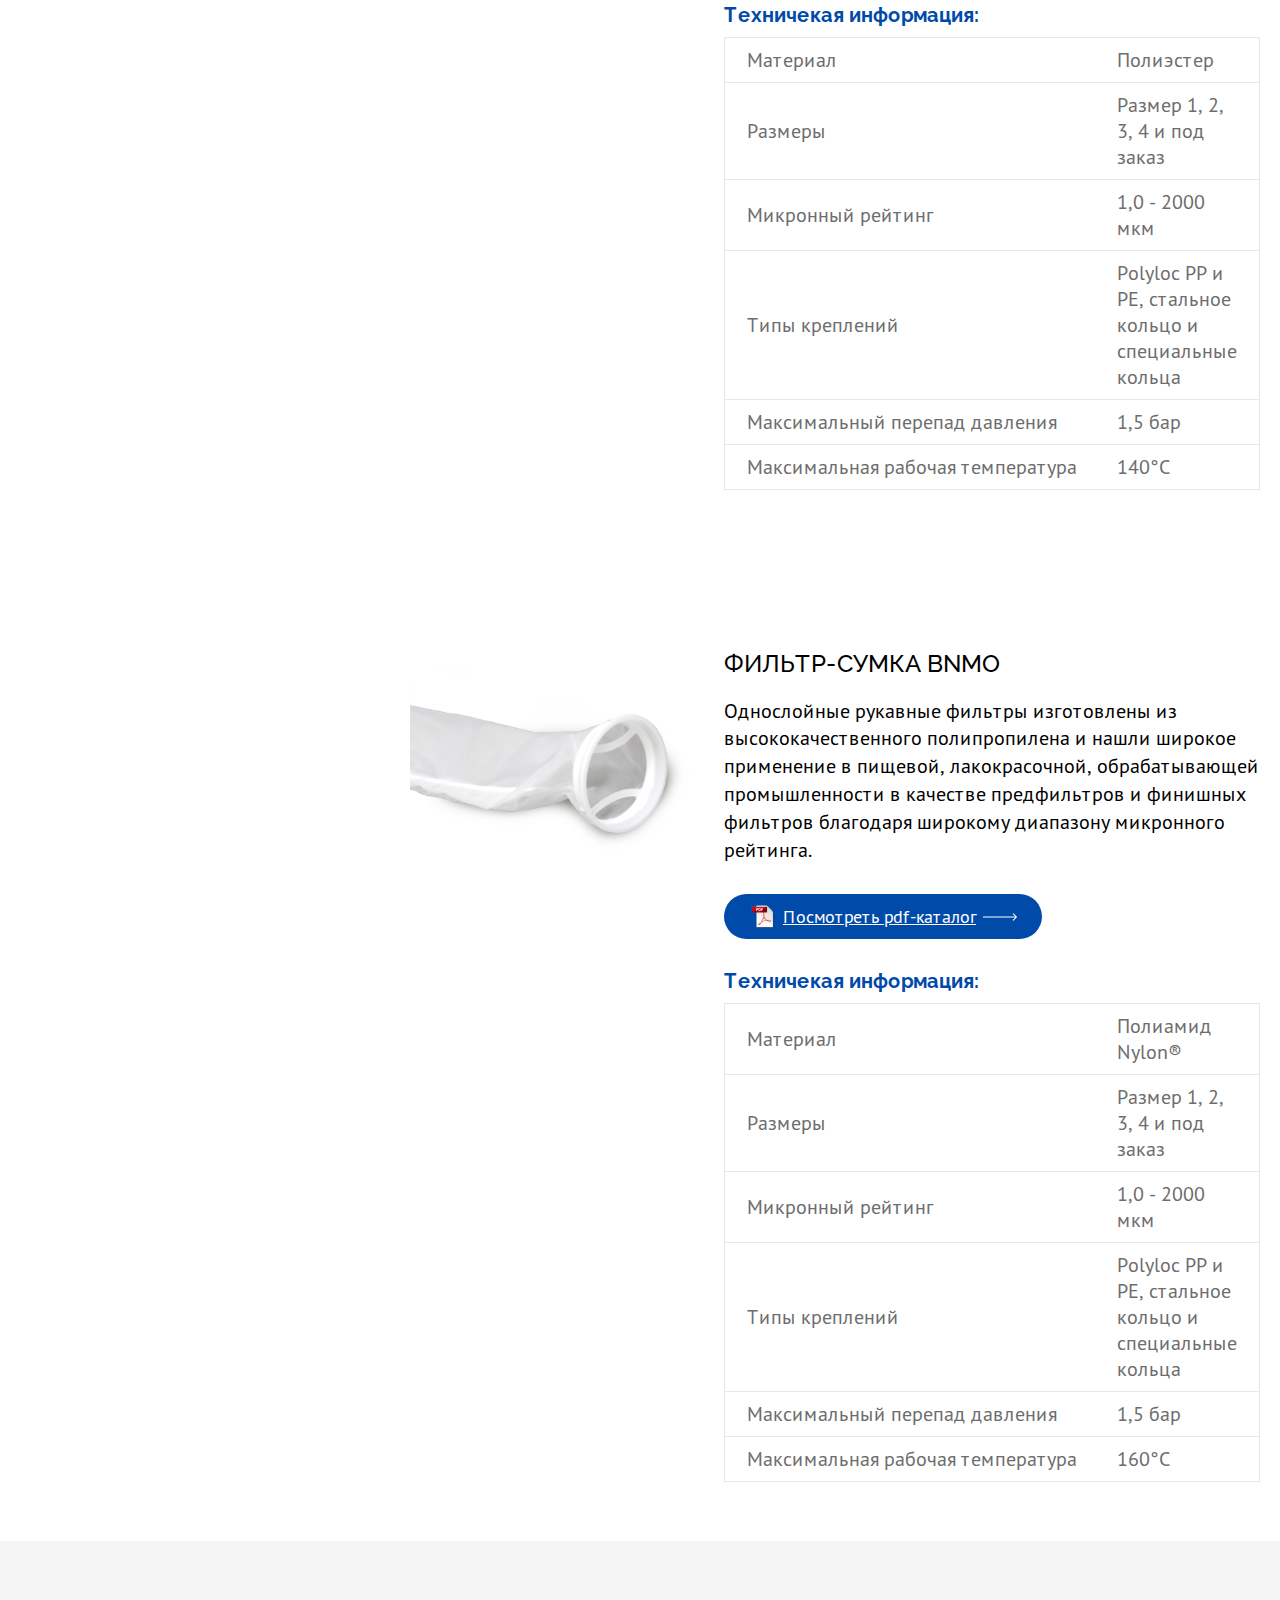
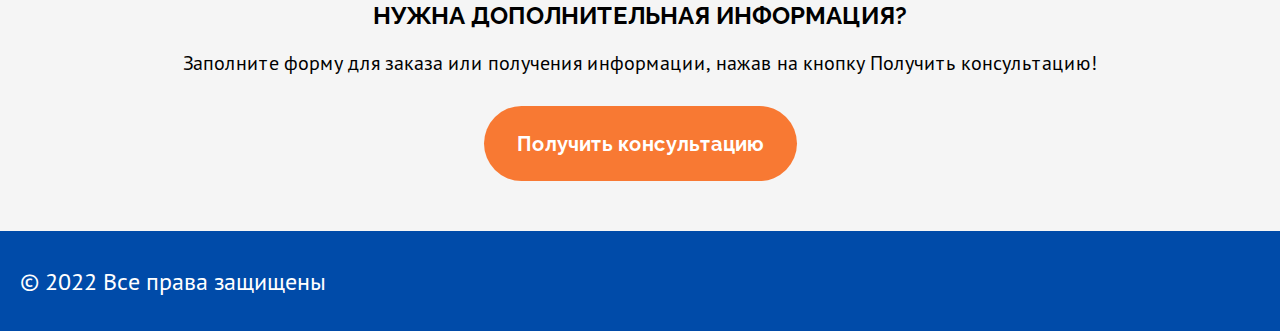
<file: single-layer.html>
<!DOCTYPE html><html lang="ru"><head><meta charset="UTF-8"><meta http-equiv="X-UA-Compatible" content="IE=edge"><meta name="viewport" content="width=device-width, initial-scale=1.0"><link rel="stylesheet" href="css/main.min.css"><title>Handfilters</title></head><body><header class="header"><div class="container header__container"><div class="header__wrapper"><a class="header__logo" href="index.html"><img class="header__img" src="img/header/logo.png" alt="Logo"></a><div class="burger"> <div class="burger__icon"> <span class="burger__span"></span></div></div><nav class="header__nav"><ul class="header-nav"><li class="header-nav__item"> <a class="header-nav__link" href="index.html">Главная</a></li><li class="header-nav__item header-nav__item--active"><a class="header-nav__link" href="products.html">Продукция</a><button class="header-nav__btn" type="button"></button></li><div class="menu"> <div class="menu__wrapper"><ul class="menu__list"> <li class="menu__item"><a class="menu__link" href="handfilters.html">Рукавные фильтры</a><ul class="menu-sublist"><li class="menu-sublist__item"> <a class="menu-sublist__link" href="single-layer.html">Однослойные</a></li><li class="menu-sublist__item"> <a class="menu-sublist__link" href="#">Многослойные</a></li><li class="menu-sublist__item"> <a class="menu-sublist__link" href="#">С адсорбентом</a></li><li class="menu-sublist__item"> <a class="menu-sublist__link" href="#">Тонкая фильтрация</a></li></ul></li><li class="menu__item"><a class="menu__link" href="#">Филтры-картриджи</a><ul class="menu-sublist"><li class="menu-sublist__item"> <a class="menu-sublist__link" href="#">Поверхностная фильтрация</a></li><li class="menu-sublist__item"> <a class="menu-sublist__link" href="#">Глубинная фильтрация</a></li><li class="menu-sublist__item"> <a class="menu-sublist__link" href="#">Адсорбирующие</a></li></ul></li><li class="menu__item"><a class="menu__link" href="#">Корпусы</a><ul class="menu-sublist"><li class="menu-sublist__item"> <a class="menu-sublist__link" href="#">Корпусы для ЭПФ</a></li><li class="menu-sublist__item"> <a class="menu-sublist__link" href="#">Корпусы для рукавных фильтров</a></li></ul></li><li class="menu__item"><a class="menu__link" href="#">Фильтрующие картоны</a><a class="menu__link" href="#">Адсорбенты</a></li></ul></div></div><li class="header-nav__item"> <a class="header-nav__link" href="about.html">О нас</a></li><li class="header-nav__item"> <a class="header-nav__link" href="contacts.html">Контакты</a></li><div class="header__back"></div></ul></nav><div class="header-nav__back"> </div></div></div></header><section class="bread"> <div class="container"><ul class="bread__list"> <li class="bread__item"> <a class="bread__link" href="products.html">Продукция</a></li><li class="bread__item"> <a class="bread__link" href="handfilters.html">Рукавные фильтры</a></li><li class="bread__item"> <a class="bread__link" href="single-layer.html">Однослойные</a></li></ul></div></section><section class="page"><div class="container"><div class="page__wrapper"> <aside class="aside"><ul class="aside__list"><li class="aside__item"><a class="aside__link" href="handfilters.html">Рукавные фильтры</a><ul class="aside-sublist"><li class="aside-sublist__item"><a class="aside-sublist__link aside-sublist__link--active" href="single-layer.html">Однослойные</a></li><li class="aside-sublist__item"><a class="aside-sublist__link" href="#">Многослойные</a></li><li class="aside-sublist__item"><a class="aside-sublist__link" href="#">С адсорбентом</a></li><li class="aside-sublist__item"><a class="aside-sublist__link" href="#">Тонкая фильтрация</a></li></ul></li><li class="aside__item"><a class="aside__link" href="#">Фильтры-картриджи</a><ul class="aside-sublist"><li class="aside-sublist__item"><a class="aside-sublist__link" href="#">Поверхностная фильтрация</a></li><li class="aside-sublist__item"><a class="aside-sublist__link" href="#">Глубинная фильтрация</a></li><li class="aside-sublist__item"><a class="aside-sublist__link" href="#">Адсорбирующие</a></li></ul></li><li class="aside__item"><a class="aside__link" href="#">Корпусы</a><ul class="aside-sublist"><li class="aside-sublist__item"><a class="aside-sublist__link" href="#">Корпусы для ЭПФ</a></li><li class="aside-sublist__item"><a class="aside-sublist__link" href="#">Корпусы для рукавных фильтров</a></li></ul></li><li class="aside__item"><a class="aside__link" href="#">Фильтрующие картоны</a></li><li class="aside__item"><a class="aside__link" href="#">Адсорбенты</a><ul class="aside-sublist"><li class="aside-sublist__item"><a class="aside-sublist__link" href="#">Диатомит (Кизельгур)</a></li><li class="aside-sublist__item"><a class="aside-sublist__link" href="#">Перлит</a></li><li class="aside-sublist__item"><a class="aside-sublist__link" href="#">Уголь</a></li></ul></li></ul></aside><div class="production-cells"><h1 class="production-cells__title">Однослойные рукавные фильтры</h1><ul class="production-cells__list"><li class="single-layer-cell"><div class="single-layer-cell__image"><img class="single-layer-cell__img" src="img/singlelayers/1.png" alt="1.png"></div><div class="single-layer-cell__inner"> <div class="single-layer-cell__name">IFAB BPONG</div><div class="single-layer-cell__description">Однослойные рукавные фильтры изготовлены из высококачественного полипропилена и нашли широкое применение в пищевой, лакокрасочной, обрабатывающей промышленности в качестве предфильтров и финишных фильтров благодаря широкому диапазону микронного рейтинга.</div><a class="single-layer-cell__link" href="#">Посмотреть pdf-каталог</a><p class="single-layer-cell__info">Техничекая информация:</p><ul class="single-layer-cell__table"><li class="table-cell"><div class="table-cell__title">Материал</div><div class="table-cell__value">Полипропилен</div></li><li class="table-cell"><div class="table-cell__title">Размеры</div><div class="table-cell__value">Размер 1, 2, 3, 4 и под заказ</div></li><li class="table-cell"><div class="table-cell__title">Микронный рейтинг</div><div class="table-cell__value">1,0 - 2000 мкм</div></li><li class="table-cell"><div class="table-cell__title">Типы креплений</div><div class="table-cell__value">Polyloc PP и PE, стальное кольцо и специальные кольца</div></li><li class="table-cell"><div class="table-cell__title">Максимальный перепад давления</div><div class="table-cell__value">1,5 бар</div></li><li class="table-cell"><div class="table-cell__title">Максимальная рабочая температура</div><div class="table-cell__value">90°C</div></li></ul></div></li><li class="single-layer-cell"><div class="single-layer-cell__image"><img class="single-layer-cell__img" src="img/singlelayers/2.png" alt="2.png"></div><div class="single-layer-cell__inner"> <div class="single-layer-cell__name">Фильтр-сумка BPENG</div><div class="single-layer-cell__description">Однослойные рукавные фильтры изготовлены из высококачественного полипропилена и нашли широкое применение в пищевой, лакокрасочной, обрабатывающей промышленности в качестве предфильтров и финишных фильтров благодаря широкому диапазону микронного рейтинга.</div><a class="single-layer-cell__link" href="#">Посмотреть pdf-каталог</a><p class="single-layer-cell__info">Техничекая информация:</p><ul class="single-layer-cell__table"><li class="table-cell"><div class="table-cell__title">Материал</div><div class="table-cell__value">Полиэстер</div></li><li class="table-cell"><div class="table-cell__title">Размеры</div><div class="table-cell__value">Размер 1, 2, 3, 4 и под заказ</div></li><li class="table-cell"><div class="table-cell__title">Микронный рейтинг</div><div class="table-cell__value">1,0 - 2000 мкм</div></li><li class="table-cell"><div class="table-cell__title">Типы креплений</div><div class="table-cell__value">Polyloc PP и PE, стальное кольцо и специальные кольца</div></li><li class="table-cell"><div class="table-cell__title">Максимальный перепад давления</div><div class="table-cell__value">1,5 бар</div></li><li class="table-cell"><div class="table-cell__title">Максимальная рабочая температура</div><div class="table-cell__value">140°C</div></li></ul></div></li><li class="single-layer-cell"><div class="single-layer-cell__image"><img class="single-layer-cell__img" src="img/singlelayers/3.png" alt="3.png"></div><div class="single-layer-cell__inner"> <div class="single-layer-cell__name">Фильтр-сумка BNMO</div><div class="single-layer-cell__description">Однослойные рукавные фильтры изготовлены из высококачественного полипропилена и нашли широкое применение в пищевой, лакокрасочной, обрабатывающей промышленности в качестве предфильтров и финишных фильтров благодаря широкому диапазону микронного рейтинга.</div><a class="single-layer-cell__link" href="#">Посмотреть pdf-каталог</a><p class="single-layer-cell__info">Техничекая информация:</p><ul class="single-layer-cell__table"><li class="table-cell"><div class="table-cell__title">Материал</div><div class="table-cell__value">Полиамид Nylon®</div></li><li class="table-cell"><div class="table-cell__title">Размеры</div><div class="table-cell__value">Размер 1, 2, 3, 4 и под заказ</div></li><li class="table-cell"><div class="table-cell__title">Микронный рейтинг</div><div class="table-cell__value">1,0 - 2000 мкм</div></li><li class="table-cell"><div class="table-cell__title">Типы креплений</div><div class="table-cell__value">Polyloc PP и PE, стальное кольцо и специальные кольца</div></li><li class="table-cell"><div class="table-cell__title">Максимальный перепад давления</div><div class="table-cell__value">1,5 бар</div></li><li class="table-cell"><div class="table-cell__title">Максимальная рабочая температура</div><div class="table-cell__value">160°C</div></li></ul></div></li></ul></div></div></div></section><section class="additional-info"><div class="container"> <h2 class="additional-info__title">Нужна дополнительная информация?</h2><p class="additional-info__text">Заполните форму для заказа или получения информации, нажав на кнопку Получить консультацию!</p><div class="additional-info__button"><button class="additional-info__btn" type="button">Получить консультацию </button></div></div></section><footer class="footer"><div class="container"><p class="footer__text">© 2022 Все права защищены</p></div></footer></body><script src="js/main.js"></script></html>
</file>
<file: css/main.min.css>
@charset "UTF-8";@font-face{font-family:raleway;src:url(../font/raleway-bold.woff) format("woff"),url(../font/raleway-bold.ttf) format("truetype");font-weight:700}@font-face{font-family:raleway;src:url(../font/raleway-semibold.woff) format("woff"),url(../font/raleway-semibold.ttf) format("truetype");font-weight:600}@font-face{font-family:raleway;src:url(../font/raleway-medium.woff) format("woff"),url(../font/raleway-medium.ttf) format("truetype");font-weight:500}@font-face{font-family:ptsans;src:url(../font/ptsans-regular.woff) format("woff"),url(../font/ptsans-regular.ttf) format("truetype")}*{-webkit-box-sizing:border-box;box-sizing:border-box;margin:0;padding:0}a{text-decoration:none;color:#1a1a1a}.body-overflow{overflow:hidden}.container{max-width:1720px;padding:0 20px;margin:0 auto}ul{list-style:none}body{font:20px "ptsans"}button{font:700 20px "raleway";outline:0;border:0;color:#fff;cursor:pointer}.title{font:700 24px "raleway";text-align:center;color:#004ba9;text-transform:uppercase}.about img{width:100%;display:block}.about{background:#f8f8f8;width:100%}.about__wrapper{display:-webkit-box;display:-ms-flexbox;display:flex;-webkit-box-pack:justify;-ms-flex-pack:justify;justify-content:space-between}@media (max-width:1879px){.about__wrapper{-webkit-box-align:center;-ms-flex-align:center;align-items:center}}.about__info{padding-right:20px;padding-top:100px;max-width:791px;padding-bottom:20px}@media (max-width:1879px){.about__info{width:calc(50% - 10px)}}@media (max-width:992px){.about__info{max-width:100%;width:100%;text-align:center;padding-right:0;padding-top:40px}}@media (max-width:1879px){.about__inner{display:-webkit-box;display:-ms-flexbox;display:flex;-ms-flex-pack:distribute;justify-content:space-around}}.about__item{text-align:start}.about__image{max-width:950px;display:block;margin-right:-110px}@media (max-width:1879px){.about__image{margin-right:0;width:calc(50% - 10px)}}@media (max-width:992px){.about__image{display:none}}.about h1,.about__title{font:700 56px/60.5px "raleway";color:#004ba9;margin-bottom:30px}.about__text{font-weight:400;font-size:20px;line-height:28px}.about__text--order--first{margin-bottom:30px}.about__text--order--second{margin-bottom:50px;max-width:720px}@media (max-width:1879px){.about__text--order--second{max-width:100%}}.about__text--order--third{max-width:687px}@media (max-width:1879px){.about__text--order--third{max-width:100%}}.about__table{margin-bottom:50px;max-width:547px;display:grid;grid-template-columns:1fr 1fr;padding:17px;border:1px #e8e8e8 solid;grid-column-gap:69px;grid-row-gap:16px}@media (max-width:576px){.about__table{grid-template-columns:1fr}}.about-btns,.about-btns__wrapper{display:-webkit-box;display:-ms-flexbox;display:flex}.about-btns{padding:80px 0 100px;-webkit-box-align:center;-ms-flex-align:center;align-items:center}.about-btns__wrapper{-webkit-box-orient:horizontal;-webkit-box-direction:normal;-ms-flex-direction:row;flex-direction:row;-webkit-box-pack:justify;-ms-flex-pack:justify;justify-content:space-between;-webkit-column-gap:24px;-moz-column-gap:24px;column-gap:24px}@media (max-width:768px){.about-btns__wrapper{-webkit-box-orient:vertical;-webkit-box-direction:normal;-ms-flex-direction:column;flex-direction:column;row-gap:24px;-webkit-box-align:center;-ms-flex-align:center;align-items:center}}.about-btns__btn{max-width:375px;display:-webkit-box;display:-ms-flexbox;display:flex;-webkit-box-align:center;-ms-flex-align:center;align-items:center;-webkit-box-pack:center;-ms-flex-pack:center;justify-content:center;border-radius:38px;height:75px;font-family:"raleway";font-weight:700;line-height:24px;padding:0 36px;-webkit-transition:all .3s linear;-o-transition:all .3s linear;transition:all .3s linear}.about-btns__btn:hover{background:#ff8b37;color:#fff;border-color:#ff8b37}.about-btns__btn:focus{background:#ff640e;color:#fff;border-color:#ff640e}@media (max-width:768px){.about-btns__btn{font-size:16px}}.about-btns__link{color:#f87933;border:2px solid #f87933}.about-btns__consult{background:#f87933;color:#fff}.about p{font-weight:400;font-size:20px;line-height:28px;margin-bottom:30px}.about p:last-child{max-width:687px}@media (max-width:1879px){.about p:last-child{max-width:100%}}@media (max-width:1256px){.about h1{font-size:48px;line-height:52px}}@media (max-width:576px){.about h1{font-size:32px;line-height:38px}}.aside{text-transform:uppercase}@media (max-width:768px){.aside{display:none}}.aside__list{padding:30px 30px 0 48px;border:1px solid #e8e8e8;width:370px;margin-bottom:20px}.aside__link{display:block;line-height:23.5px;font-family:"raleway";font-weight:700;margin-bottom:20px;-webkit-transition:color .3s linear;-o-transition:color .3s linear;transition:color .3s linear}.aside__link--active,.aside__link:hover{color:#004ba9}.aside-sublist__link{position:relative;display:block;margin-bottom:20px;font-family:"raleway";line-height:23.5px;font-weight:500;color:#6d6d6d;-webkit-transition:color .3s linear;-o-transition:color .3s linear;transition:color .3s linear}.aside-sublist__link:hover{color:#1871e0}.aside-sublist__link::before{content:"–";position:absolute;left:-15px}.aside-sublist__link--active,input,textarea{color:#004ba9}.bread__item{color:#b9b9b9}.bread__item:last-child{color:#1a1a1a}.bread__link{font:600 20px "raleway";display:-webkit-box;display:-ms-flexbox;display:flex;-webkit-box-align:center;-ms-flex-align:center;align-items:center;-webkit-box-pack:center;-ms-flex-pack:center;justify-content:center;margin-top:50px;list-style:none;margin-bottom:30px;color:inherit}.bread__link::after{background:url(../img/bread.svg) no-repeat center;content:"";display:block;margin:0 20px;height:6px;width:3px}@media (max-width:576px){.bread__link{font-size:14px}}.bread__list{list-style:none;display:-webkit-box;display:-ms-flexbox;display:flex}.bread__item:last-child .bread__link::after{content:none}.burger{display:none;max-width:-webkit-fit-content;max-width:-moz-fit-content;max-width:fit-content}.burger__icon{z-index:5;position:relative;width:40px;height:24px;display:block}.burger__icon::before{content:"";top:0;-webkit-transition:all .3s linear;-o-transition:all .3s linear;transition:all .3s linear}.burger__icon::after,.burger__icon::before,.burger__span{background:#004ba9;position:absolute;left:0;display:block;width:100%;height:10%}.burger__icon::after{content:"";bottom:0;-webkit-transition:all .3s linear;-o-transition:all .3s linear;transition:all .3s linear}.burger__icon--active .burger__span{-webkit-transform:scale(0);-ms-transform:scale(0);transform:scale(0)}.burger__icon--active::after{bottom:50%;-webkit-transform:rotate(45deg) translate(0,50%);-ms-transform:rotate(45deg) translate(0,50%);transform:rotate(45deg) translate(0,50%)}.burger__icon--active::before{top:50%;-webkit-transform:rotate(-45deg) translate(0,-50%);-ms-transform:rotate(-45deg) translate(0,-50%);transform:rotate(-45deg) translate(0,-50%)}.burger__span{top:50%;-webkit-transform:scale(1) translate(0,-50%);-ms-transform:scale(1) translate(0,-50%);transform:scale(1) translate(0,-50%);-webkit-transition:-webkit-transform .3s linear;-o-transition:transform .3s linear;transition:transform .3s linear;transition:transform .3s linear,-webkit-transform .3s linear}@media (max-width:1280px){.burger{display:block}}.catalog__title{margin-top:160px;margin-bottom:50px}.catalog__link,.catalog__list{display:-webkit-box;display:-ms-flexbox;display:flex;-webkit-box-pack:center;-ms-flex-pack:center;justify-content:center;-webkit-box-align:center;-ms-flex-align:center;align-items:center}.catalog__list{-ms-flex-wrap:wrap;flex-wrap:wrap;row-gap:20px;-webkit-column-gap:20px;-moz-column-gap:20px;column-gap:20px}.catalog__link{background:#f87933;font-family:"raleway";font-weight:700;max-width:354px;width:100%;height:75px;color:#fff;border-radius:38px;-webkit-transition:all .3s linear;-o-transition:all .3s linear;transition:all .3s linear}.catalog__link:hover{background:#ff8b37}.catalog__link:focus{background:#ff640e}@media (max-width:375px){.catalog__link{font-size:16px}}.catalog-link{margin-top:80px;margin-bottom:160px}.catalog-cell img{display:block;max-width:276px;width:100%}.catalog-cell{border:1px solid #e8e8e8;padding:20px}.catalog-cell__inner{display:-webkit-box;display:-ms-flexbox;display:flex;-webkit-box-pack:justify;-ms-flex-pack:justify;justify-content:space-between;margin-top:20px}.catalog-cell__name{font-family:"raleway";font-weight:700;max-width:195px}.catalog-cell__link{background:#004ba9;position:relative;display:block;width:62px;height:62px;-webkit-transition:all .3s linear;-o-transition:all .3s linear;transition:all .3s linear}.catalog-cell__link:hover{background:#1871e0}.catalog-cell__link:focus{background:#004ba9}.catalog-cell__link::before{background:url(../img/catalog/arrow.svg);content:"";position:absolute;width:28px;height:12px;-webkit-transform:translateX(-50%) translateY(-50%);-ms-transform:translateX(-50%) translateY(-50%);transform:translateX(-50%) translateY(-50%);top:50%;left:50%}.companies__title{margin-top:140px;margin-bottom:50px}.companies__item,.companies__list{display:-webkit-box;display:-ms-flexbox;display:flex;-webkit-box-pack:center;-ms-flex-pack:center;justify-content:center}.companies__list{-ms-flex-wrap:wrap;flex-wrap:wrap;gap:20px}.companies__item{-webkit-box-align:center;-ms-flex-align:center;align-items:center;max-width:263px}.companies__img{width:100%}.consult__wrapper{display:-webkit-box;display:-ms-flexbox;display:flex;-webkit-box-pack:justify;-ms-flex-pack:justify;justify-content:space-between;margin-bottom:160px;-webkit-column-gap:20px;-moz-column-gap:20px;column-gap:20px}@media (max-width:1256px){.consult__form,.consult__wrapper{-webkit-box-orient:vertical;-webkit-box-direction:reverse;-ms-flex-direction:column-reverse;flex-direction:column-reverse}.consult__form{display:-webkit-box;display:-ms-flexbox;display:flex;-webkit-box-align:center;-ms-flex-align:center;align-items:center;-webkit-box-direction:normal;-ms-flex-direction:column;flex-direction:column;margin-bottom:40px}}.consult__title{font:700 56px/60.48px "raleway";color:#004ba9;margin-bottom:70px;max-width:904px}@media (max-width:1256px){.consult__title{text-align:center;margin-bottom:20px}}@media (max-width:576px){.consult__title{font-size:32px;line-height:34px;text-align:center}}.consult__subtitle{font:700 24px/25.92px "raleway";margin-bottom:30px}@media (max-width:576px){.consult__subtitle{text-align:center}}.swiper{max-width:688px;width:100%}@media (max-width:576px){.swiper{display:none}}.swiper-slide__background{padding:40px;position:relative;height:860px;display:-webkit-box;display:-ms-flexbox;display:flex;-webkit-box-align:end;-ms-flex-align:end;align-items:flex-end}.swiper-slide__gradient{position:absolute;background:-webkit-gradient(linear,left top,left bottom,from(rgba(0,75,169,0)),color-stop(66.67%,#004ba9));background:-o-linear-gradient(top,rgba(0,75,169,0) 0,#004ba9 66.67%);background:linear-gradient(180deg,rgba(0,75,169,0) 0,#004ba9 66.67%);opacity:.8;top:0;left:0;height:100%;width:100%}.swiper-slide__title{font:700 36px "raleway";z-index:1;color:#fff;max-width:360px}.swiper-horizontal>.swiper-pagination-bullets,.swiper-pagination-bullets.swiper-pagination-horizontal,.swiper-pagination-custom,.swiper-pagination-fraction{bottom:0}.swiper-horizontal>.swiper-pagination-bullets .swiper-pagination-bullet,.swiper-pagination-horizontal.swiper-pagination-bullets .swiper-pagination-bullet{margin:0 5px}.swiper-pagination-bullet{background:#e8e8e8;width:17px;height:17px;opacity:1}.swiper-pagination-bullet-active{background:#004ba9}@media (max-width:1436px){.swiper-pagination{display:none}}.contacts-page__wrapper{display:-webkit-box;display:-ms-flexbox;display:flex;-webkit-column-gap:76px;-moz-column-gap:76px;column-gap:76px;-webkit-box-align:center;-ms-flex-align:center;align-items:center;margin-bottom:170px;margin-top:60px;row-gap:40px}.contacts-page__title{font:700 56px "raleway";color:#004ba9;max-width:708px;text-align:center;margin:0 auto 55px}@media (max-width:1256px){.contacts-page__title{font-size:48px}}@media (max-width:768px){.contacts-page__title{font-size:32px}}.contacts-page__image img{display:block;width:100%}.contacts-page__image{max-width:632px;width:100%}@media (max-width:992px){.contacts-page__image{display:none}}.contacts-page__form{max-width:972px;width:100%}.contacts__wrapper{display:-webkit-box;display:-ms-flexbox;display:flex;-webkit-box-align:center;-ms-flex-align:center;align-items:center;-webkit-box-pack:justify;-ms-flex-pack:justify;justify-content:space-between;gap:20px}@media (max-width:1436px){.contacts__wrapper{-webkit-box-orient:vertical;-webkit-box-direction:reverse;-ms-flex-direction:column-reverse;flex-direction:column-reverse}}.contacts-list__item{margin-bottom:30px}.contacts-list__item:last-child{margin-bottom:0}.contacts-list__inner{display:-webkit-box;display:-ms-flexbox;display:flex;-webkit-box-align:center;-ms-flex-align:center;align-items:center}.contacts-list__img{margin-right:20px}.contacts-list__text{max-width:290px}@media (max-width:375px){.contacts-logo__img{max-width:200px}}.footer{background:#004ba9;color:#fff;padding:35px 0 34px;font-size:24px;line-height:31.06px}input:focus::-webkit-input-placeholder,textarea:focus::-webkit-input-placeholder{opacity:0}input:focus::-moz-placeholder,textarea:focus::-moz-placeholder{opacity:0}input:focus:-ms-input-placeholder,textarea:focus:-ms-input-placeholder{opacity:0}input:focus::-ms-input-placeholder,textarea:focus::-ms-input-placeholder{opacity:0}input:focus::placeholder,textarea:focus::placeholder{opacity:0}.form{display:-webkit-box;display:-ms-flexbox;display:flex;-webkit-box-orient:vertical;-webkit-box-direction:normal;-ms-flex-direction:column;flex-direction:column;row-gap:15px;max-width:962px;width:100%}.form__text{font:24px/108.19% "ptsans";background:#fafafa;padding:25px 37px 24px;border:1px solid #e6e6e6;height:75px}.form__textarea{padding:25px 35px 24px;width:100%;resize:none;height:165px}.form__submit{font:700 20px "raleway";background:#f87933;margin-top:15px;max-width:368px;width:100%;height:75px;display:-webkit-box;display:-ms-flexbox;display:flex;-webkit-box-align:center;-ms-flex-align:center;align-items:center;-webkit-box-pack:center;-ms-flex-pack:center;justify-content:center;border:0;color:#fff;border-radius:38px;cursor:pointer;-webkit-transition:all .3s linear;-o-transition:all .3s linear;transition:all .3s linear}@media (max-width:375px){.form__submit{font-size:16px}}.form__submit:hover{background:#ff8b37}.form__submit:focus{background:#ff640e}.form__inner{display:-webkit-box;display:-ms-flexbox;display:flex;-webkit-box-pack:center;-ms-flex-pack:center;justify-content:center}.form__warning{margin-top:-3px;text-align:center;font-size:18px;color:#848484}.form__link{color:inherit;text-decoration:underline}.geo__title{margin-top:100px;margin-bottom:50px}.geo__wrapper{display:-webkit-box;display:-ms-flexbox;display:flex;-webkit-column-gap:162px;-moz-column-gap:162px;column-gap:162px;-webkit-box-align:center;-ms-flex-align:center;align-items:center}.geo__img{width:100%;height:auto;display:block}.geo__image{max-width:688px}@media (max-width:768px){.geo__image{display:none}}.geo-countries{padding-left:10px}.geo-countries__list{display:-webkit-box;display:-ms-flexbox;display:flex;-webkit-box-orient:vertical;-webkit-box-direction:normal;-ms-flex-direction:column;flex-direction:column;row-gap:24px}.geo-countries__title{font:700 24px/108% "ptsans";margin-bottom:20px;max-width:603px}.geo-countries__item{display:-webkit-box;display:-ms-flexbox;display:flex;-webkit-column-gap:15px;-moz-column-gap:15px;column-gap:15px;-webkit-box-align:center;-ms-flex-align:center;align-items:center}.geo-countries__text{line-height:108%;max-width:638px}.geo-countries__link{text-decoration:underline;color:#004ba9}.handfilters{max-width:1254px}.handfilters__subtitle,.handfilters__title{font:700 24px "raleway";text-transform:uppercase}.handfilters__title{background:#f5f5f5;color:#004ba9;padding:36px 0;text-align:center;margin-bottom:30px}.handfilters__subtitle{margin-bottom:20px;margin-top:60px}.handfilters-choose{margin-top:0}.handfilters-choose__item{line-height:28px;margin-bottom:28px}.handfilters-choose__item:last-child{margin-bottom:0}.handfilters-examples{line-height:28px}.handfilters-examples__list{padding-left:25px;list-style:disc}.handfilters-specs{line-height:28px}.handfilters-specs__list{padding-left:25px;list-style:disc;margin-bottom:80px}.page-catalog__title{font:700 24px "raleway";background:#f5f5f5;color:#004ba9;padding:36px 0;text-align:center;margin-bottom:30px;text-transform:uppercase}.page-catalog__wrapper{display:-webkit-box;display:-ms-flexbox;display:flex;-webkit-column-gap:40px;-moz-column-gap:40px;column-gap:40px;-webkit-box-pack:center;-ms-flex-pack:center;justify-content:center;margin-bottom:60px;row-gap:40px;-ms-flex-wrap:wrap;flex-wrap:wrap}.additional-info{background:#f5f5f5;text-align:center;padding:60px 0 50px}.additional-info__title{font:700 24px "raleway";text-transform:uppercase;margin-bottom:20px}.additional-info__text{margin-bottom:30px}.additional-info__btn,.additional-info__button{display:-webkit-box;display:-ms-flexbox;display:flex;-webkit-box-pack:center;-ms-flex-pack:center;justify-content:center}.additional-info__btn{background:#f87933;height:75px;width:313px;-webkit-box-align:center;-ms-flex-align:center;align-items:center;color:#fff;-webkit-transition:background-color .3s linear;-o-transition:background-color .3s linear;transition:background-color .3s linear;border-radius:38px;font-size:20px}.additional-info__btn:hover{background:#ff8b37}.header{background:#fff;position:sticky;top:0;width:100%;z-index:5;-webkit-box-shadow:0 -2px 15px rgba(0,0,0,.18);box-shadow:0 -2px 15px rgba(0,0,0,.18)}.header__wrapper{display:-webkit-box;display:-ms-flexbox;display:flex;-webkit-box-pack:justify;-ms-flex-pack:justify;justify-content:space-between;-webkit-box-align:center;-ms-flex-align:center;align-items:center;position:relative;z-index:3}.header__back{background:#fff;height:144%;top:-20px;left:0;width:100%;z-index:2;position:absolute}@media (max-width:1280px){.header__back{display:none}}.header__logo{z-index:3;max-height:92px}@media (max-width:375px){.header__img{max-width:200px}}@media (max-width:1280px){.header__nav{z-index:1;position:absolute;top:0;-webkit-transform:translateY(-100%);-ms-transform:translateY(-100%);transform:translateY(-100%);-webkit-box-pack:center;-ms-flex-pack:center;justify-content:center;width:100%;background-color:#fff;-webkit-transition:all .3s ease-in;-o-transition:all .3s ease-in;transition:all .3s ease-in;border-top:6px solid #004ba9;padding:20px 0 10px;text-align:left;overflow:auto}}.header__nav--active{-webkit-transform:translateY(0);-ms-transform:translateY(0);transform:translateY(0);top:122%;z-index:1}@media (max-width:1280px){.header__nav--active--2{min-height:400px;height:100%;overflow:auto}}.header__container{position:relative;padding:20px}.header-nav{display:-webkit-box;display:-ms-flexbox;display:flex;-webkit-column-gap:80px;-moz-column-gap:80px;column-gap:80px}@media (max-width:1280px){.header-nav{display:block}}.header-nav__back{background:#fff;width:100%;height:calc(100% + 40px);top:-20px;z-index:2;position:absolute}.header-nav__item{z-index:3;max-width:-webkit-fit-content;max-width:-moz-fit-content;max-width:fit-content;color:#6d6d6d;-webkit-transition:all .2s linear;-o-transition:all .2s linear;transition:all .2s linear;border-bottom:2px solid transparent}@media (max-width:1280px){.header-nav__item{margin-bottom:10px;margin-left:60px}}.header-nav__item--active,.header-nav__item:hover{color:#004ba9;font-weight:500}.header-nav__item--active{border-color:#004ba9}.header-nav__link{color:inherit;text-transform:uppercase;padding-bottom:4px;font-family:"raleway";font-weight:500;line-height:108.19%}.header-nav__btn{background:#6d6d6d;display:inline-block;width:16px;height:16px;margin-left:5px;-webkit-mask-image:url(../img/header/arrow.svg);mask-image:url(../img/header/arrow.svg);-webkit-mask-position:center;mask-position:center;-webkit-mask-repeat:no-repeat;mask-repeat:no-repeat;-webkit-transition:background-color .3s linear,-webkit-transform .3s linear;-o-transition:background-color .3s linear,transform .3s linear;transition:background-color .3s linear,transform .3s linear;transition:background-color .3s linear,transform .3s linear,-webkit-transform .3s linear;vertical-align:middle}.header-nav__btn:hover,.header-nav__item--active .header-nav__btn,.header-nav__item:hover .header-nav__btn{background:#004ba9}.header-nav__btn--active{-webkit-transform:rotate(180deg);-ms-transform:rotate(180deg);transform:rotate(180deg)}.info{background:url(../img/info/background.png) no-repeat left calc(50% - 270px) top calc(50% - 95px) #f0f4ff;padding-top:120px;padding-bottom:140px}.info__title{font:700 56px/115% "raleway";color:#004ba9;margin-bottom:25px;max-width:830px}@media (max-width:576px){.info__title{font-size:32px}}.info__text{font:24px "ptsans";color:#1a1a1a;max-width:547px;margin-bottom:120px}.info__btn{background:#f87933;max-width:313px;width:100%;height:75px;display:-webkit-box;display:-ms-flexbox;display:flex;-webkit-box-pack:center;-ms-flex-pack:center;justify-content:center;-webkit-box-align:center;-ms-flex-align:center;align-items:center;border-radius:38px;margin-bottom:166px;-webkit-transition:all .3s linear;-o-transition:all .3s linear;transition:all .3s linear}.info__btn:hover{background:#ff8b37}.info__btn:focus{background:#ff640e}@media (max-width:375px){.info__btn{font-size:16px}}.info-card__list{display:-webkit-box;display:-ms-flexbox;display:flex;-webkit-box-pack:justify;-ms-flex-pack:justify;justify-content:space-between;row-gap:20px;-webkit-column-gap:20px;-moz-column-gap:20px;column-gap:20px;-ms-flex-wrap:wrap;flex-wrap:wrap}.info-card__item{position:relative;display:block;border-radius:30px;padding:25px;color:#fff;max-width:402px;width:100%}.info-card__title{position:relative;z-index:2;font-size:24px;max-width:228px;text-transform:uppercase;font-weight:700;margin-bottom:10px;line-height:110%}.info-card__text{position:relative;z-index:2;font-weight:400;max-width:236px;line-height:108%}.info-card__back{background:#004ba9;z-index:1;border-radius:30px;position:absolute;width:100%;height:100%;top:0;left:0;opacity:.85}.map{height:695px;margin-bottom:100px;width:100%}@media (max-width:375px){.map{display:none}}.map__wrapper,.menu{max-width:1058px;width:100%}.menu{background:#fff;opacity:1;border-top:6px solid #004ba9;position:absolute;z-index:0;top:0;right:0;-webkit-transform:translateY(-100%);-ms-transform:translateY(-100%);transform:translateY(-100%);text-transform:uppercase;-webkit-transition:all .3s linear;-o-transition:all .3s linear;transition:all .3s linear;max-width:1428px}@media (max-width:1280px){.menu{position:relative;opacity:1;-webkit-transform:translateY(0);-ms-transform:translateY(0);transform:translateY(0);display:none}}.menu__wrapper{padding:36px 60px 40px}@media (max-width:375px){.menu__wrapper{padding:20px 30px}}.menu__list{display:-webkit-box;display:-ms-flexbox;display:flex;-ms-flex-wrap:wrap;flex-wrap:wrap;-webkit-box-pack:justify;-ms-flex-pack:justify;justify-content:space-between;height:100%}.menu__link{font:700 20px "raleway";min-width:270px;display:block;margin-bottom:20px;-webkit-transition:color .3s linear;-o-transition:color .3s linear;transition:color .3s linear}.menu__link:hover{color:#004ba9}.menu--active{top:122%;-webkit-transform:translateY(0);-ms-transform:translateY(0);transform:translateY(0);opacity:1}@media (max-width:1280px){.menu--active{display:block;top:0;overflow:auto}}.menu-sublist__link{display:block;color:#6d6d6d;margin-bottom:20px;max-width:227px;font-weight:500;line-height:108%;-webkit-transition:color .3s linear;-o-transition:color .3s linear;transition:color .3s linear}.menu-sublist__link:hover{color:#1871e0}.page__wrapper{display:-webkit-box;display:-ms-flexbox;display:flex;-webkit-box-pack:justify;-ms-flex-pack:justify;justify-content:space-between;-webkit-column-gap:20px;-moz-column-gap:20px;column-gap:20px}.production-cells{max-width:1255px}.production-cells__title{font:700 24px "raleway";background:#f5f5f5;color:#004ba9;padding:36px 0;text-align:center;margin-bottom:30px;text-transform:uppercase}.single-layer-cell{display:-webkit-box;display:-ms-flexbox;display:flex;margin-bottom:160px;-webkit-column-gap:20px;-moz-column-gap:20px;column-gap:20px}.single-layer-cell:last-child{margin-bottom:60px}.single-layer-cell__inner{width:67.75%}@media (max-width:1256px){.single-layer-cell__inner{width:auto}}.single-layer-cell__img{width:100%}.single-layer-cell__image{max-width:405px;width:100%}@media (max-width:1256px){.single-layer-cell__image{display:none}}.single-layer-cell__name{font:500 24px "raleway";text-transform:uppercase;margin-bottom:20px}.single-layer-cell__description{line-height:139%;margin-bottom:30px}.single-layer-cell__link,.single-layer-cell__pdf{display:-webkit-box;display:-ms-flexbox;display:flex;-webkit-box-align:center;-ms-flex-align:center;align-items:center}.single-layer-cell__link{background:#004ba9;padding:0 25px;-webkit-box-pack:justify;-ms-flex-pack:justify;justify-content:space-between;text-decoration:underline;font-size:18px;line-height:139%;border-radius:100px;margin-bottom:30px;max-width:318px;height:45px;color:#fff}.single-layer-cell__link::before{background:url(../img/singlelayers/pdf.png) no-repeat center;content:"";display:block;width:27px;height:27px}.single-layer-cell__link::after{background:url(../img/singlelayers/arrow.svg) no-repeat center;content:"";display:block;width:34px;height:18px}.single-layer-cell__pdf{-webkit-column-gap:10px;-moz-column-gap:10px;column-gap:10px}.single-layer-cell__pdf::before{background:url(../img/singlelayers/pdf.png) no-repeat center;content:"";display:block;width:27px;height:27px}.single-layer-cell__pdf::after{background:url(../img/singlelayers/arrow.svg) no-repeat center;content:"";display:block;width:34px;height:18px}.single-layer-cell__info{font:700 20px "raleway";margin-bottom:10px;color:#004ba9}.single-layer-cell__table{max-width:766px}.table-cell{display:grid;grid-template-columns:1.4fr 1fr;grid-column-gap:20px;border:1px solid #e8e8e8;margin-bottom:-1px;color:#6d6d6d;padding:9px 22px}.table-cell__title{display:-webkit-box;display:-ms-flexbox;display:flex;-webkit-box-align:center;-ms-flex-align:center;align-items:center;width:350px}@media (max-width:1256px){.table-cell__title{width:auto}}.products__list,.products__wrapper{display:-webkit-box;display:-ms-flexbox;display:flex}.products__wrapper{-webkit-column-gap:55px;-moz-column-gap:55px;column-gap:55px;margin-bottom:100px}.products__list{-ms-flex-wrap:wrap;flex-wrap:wrap;-webkit-column-gap:20px;-moz-column-gap:20px;column-gap:20px;row-gap:30px}.products-cell{font:700 25px/30px "raleway";padding:26px;border:1.28009px solid #e8e8e8;width:calc(33.3333333333% - 13.5px)}@media (max-width:1436px){.products-cell{width:calc(50% - 13.5px)}}@media (max-width:992px){.products-cell{width:100%}}.products-cell__image{max-width:353px;width:100%}.products-cell__img{width:100%;display:block}.products-cell__inner{margin-top:26px;display:-webkit-box;display:-ms-flexbox;display:flex;-webkit-box-pack:justify;-ms-flex-pack:justify;justify-content:space-between;-webkit-column-gap:29px;-moz-column-gap:29px;column-gap:29px}.products-cell__name{max-width:244px}@media (max-width:1716px){.products-cell__name{font-size:20px}}@media (max-width:1256px){.products-cell__name{font-size:16px}}.products-cell__link{background:#004ba9;display:-webkit-box;display:-ms-flexbox;display:flex;-webkit-box-align:center;-ms-flex-align:center;align-items:center;-webkit-box-pack:center;-ms-flex-pack:center;justify-content:center;-ms-flex-negative:0;flex-shrink:0;width:80px;height:80px;-webkit-transition:background-color .3s linear;-o-transition:background-color .3s linear;transition:background-color .3s linear;cursor:pointer}.products-cell__link::before{background:url(../img/catalog/arrow2.svg) no-repeat center;content:"";display:block;width:40px;height:10px}.products-cell__link:hover{background:#1871e0}.products-cell__link:focus{background:#004ba9}@media (max-width:1256px){.products-cell__link{width:50px;height:50px}}@supports (-webkit-appearance:none){.bread__link::after{background-image:url(../img/bread.svg)}.catalog-cell__link::before{background-image:url(../img/catalog/arrow.svg)}.info{background-image:url(../img/info/background.webp)}.single-layer-cell__link::before{background-image:url(../img/singlelayers/pdf.webp)}.single-layer-cell__link::after{background-image:url(../img/singlelayers/arrow.svg)}.single-layer-cell__pdf::before{background-image:url(../img/singlelayers/pdf.webp)}.single-layer-cell__pdf::after{background-image:url(../img/singlelayers/arrow.svg)}.products-cell__link::before{background-image:url(../img/catalog/arrow2.svg)}}
/*# sourceMappingURL=[data-uri] */
</file>
